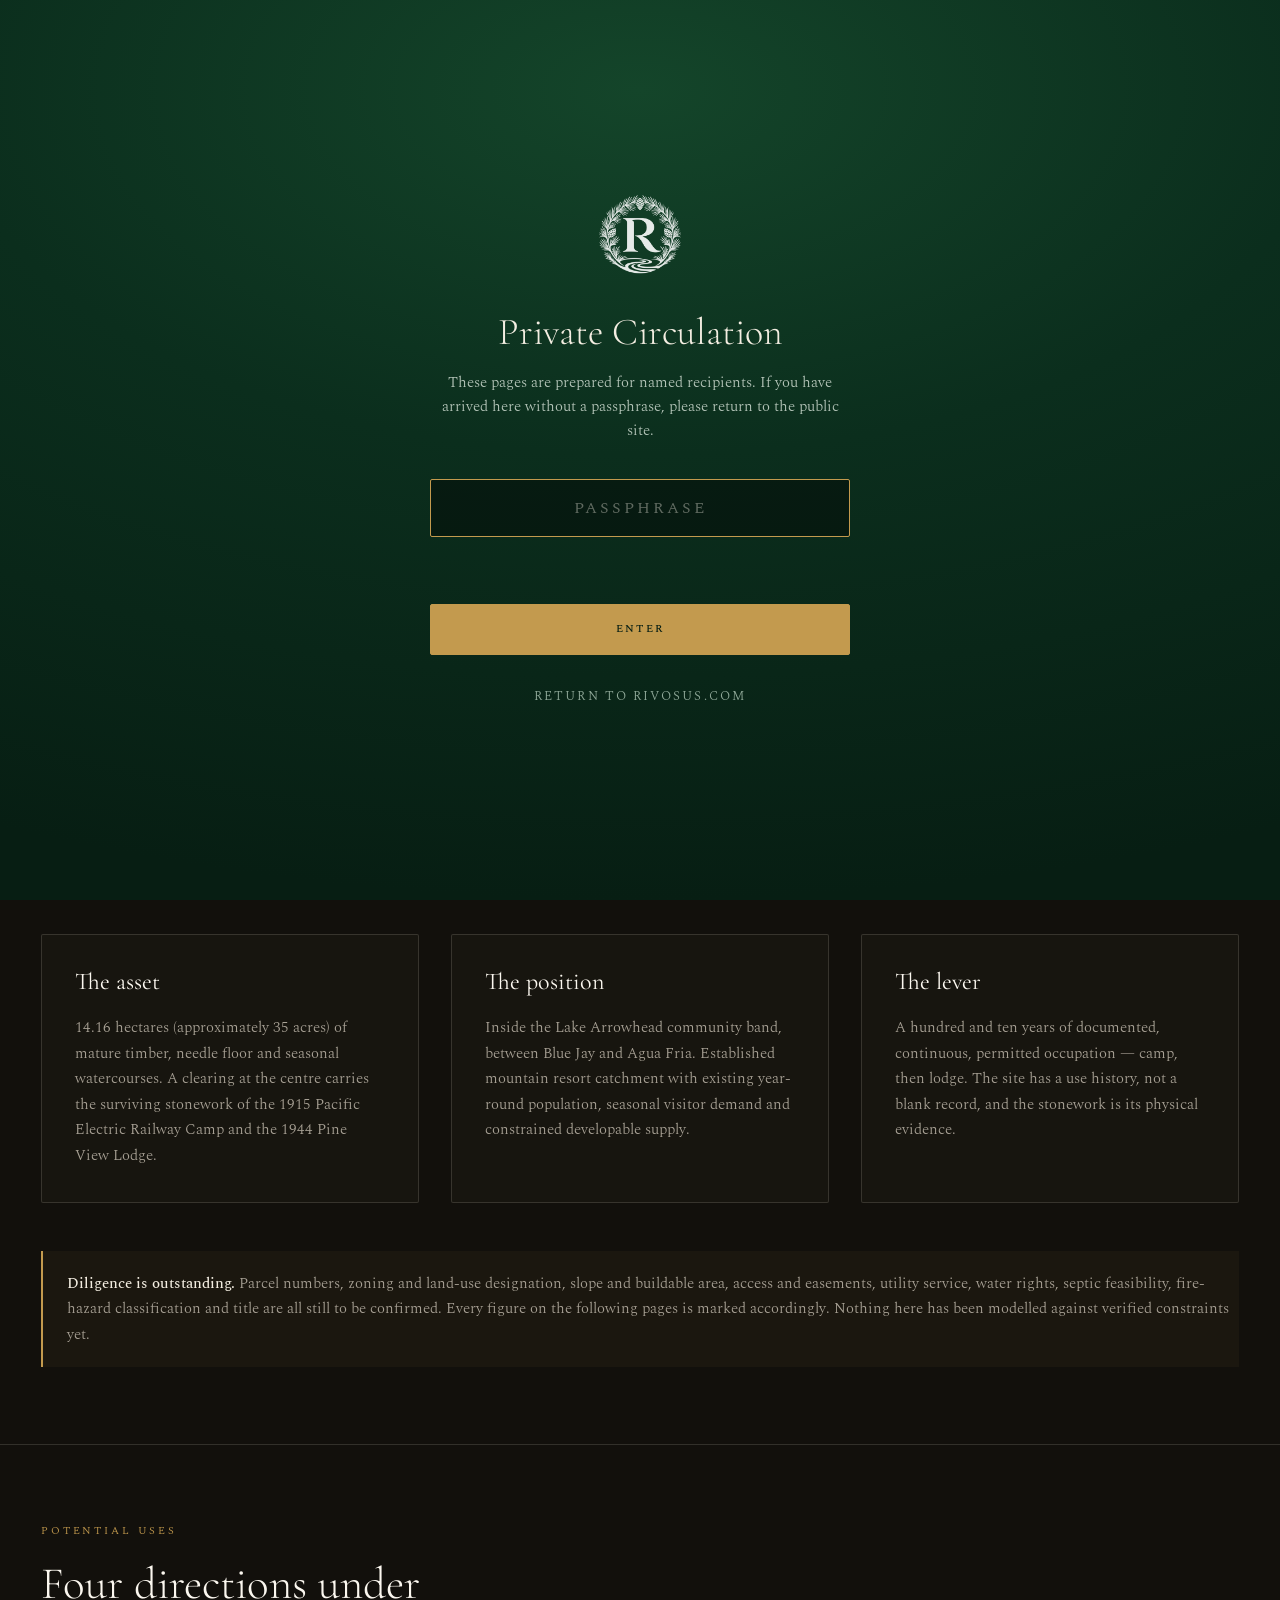
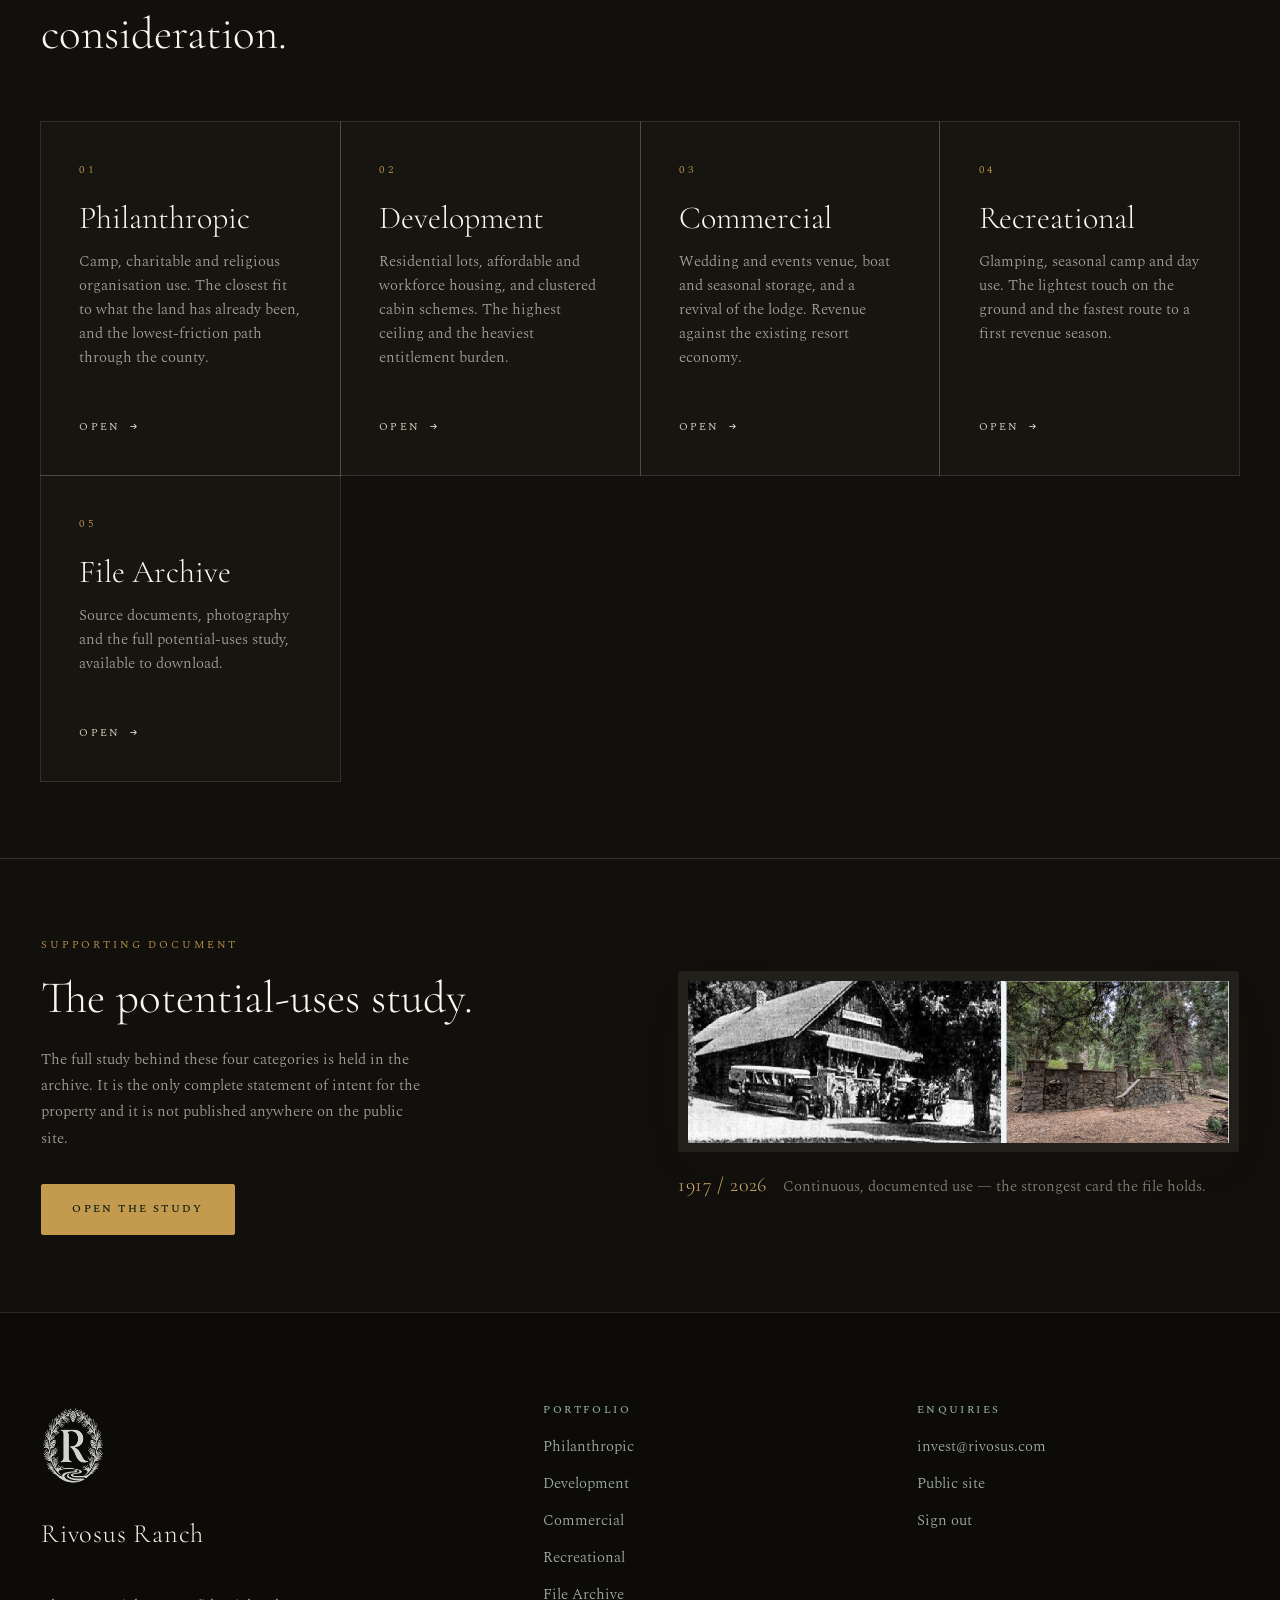
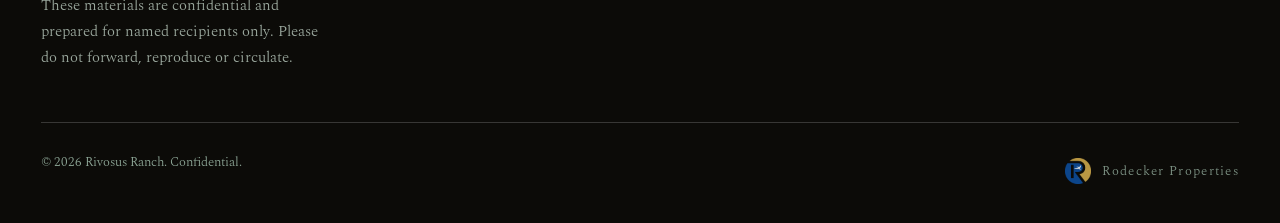
<file: portfolio/index.html>
<!DOCTYPE html>
<html lang="en">
<head>
<meta charset="utf-8">
<meta name="viewport" content="width=device-width, initial-scale=1, viewport-fit=cover">
<title>Portfolio Overview - Rivosus Ranch</title>

<!-- Unlisted. Kept out of indexes and out of referrer headers. -->
<meta name="robots" content="noindex, nofollow, noarchive, nosnippet, noimageindex">
<meta name="referrer" content="no-referrer">

<link rel="icon" href="../assets/img/Rivosus%20Ranch%20Seal.png" type="image/png">

<link rel="preconnect" href="https://fonts.googleapis.com">
<link rel="preconnect" href="https://fonts.gstatic.com" crossorigin>
<link href="https://fonts.googleapis.com/css2?family=Cormorant+Garamond:ital,wght@0,300;0,400;0,500;1,300&family=Spectral:wght@200;300;400;500&display=swap" rel="stylesheet">

<link rel="stylesheet" href="../assets/css/base.css">
<link rel="stylesheet" href="../assets/css/portal.css">
</head>

<body class="portal" data-locked="true">

<!-- ======================================================================
     GATE - obfuscation, not access control. See assets/js/portal.js.
     ====================================================================== -->
<div class="gate" id="gate" data-unlocked="false">
  <div class="gate__card">
    <img class="gate__seal" src="../assets/img/Rivosus%20Ranch%20Seal.png" alt="Rivosus Ranch seal" width="1254" height="1254">
    <h1 class="gate__title">Private Circulation</h1>
    <p class="gate__note">
      These pages are prepared for named recipients. If you have arrived here
      without a passphrase, please return to the public site.
    </p>
    <form class="gate__form" id="gateForm" autocomplete="off">
      <label class="visually-hidden" for="gateInput">Passphrase</label>
      <input class="gate__input" id="gateInput" type="password"
             placeholder="PASSPHRASE" autocomplete="off" spellcheck="false">
      <p class="gate__error" id="gateError" role="status" aria-live="polite"></p>
      <button class="btn btn--brass" type="submit" style="justify-content:center">Enter</button>
      <a class="link" href="/" style="margin-top:1rem;font-size:var(--t-xs);letter-spacing:.16em;text-transform:uppercase;color:var(--sage-300);border:0;align-self:center">
        Return to rivosus.com
      </a>
    </form>
  </div>
</div>

<div class="confidential">Confidential &middot; Not for distribution</div>

<!-- ======================================================================
     HEADER
     ====================================================================== -->
<header class="site-header" id="siteHeader" data-mode="pinned">
  <div class="site-header__inner">
    <a class="brand" href="index.html" aria-label="Rivosus Ranch portfolio, overview">
      <img class="brand__seal" src="../assets/img/Rivosus%20Ranch%20Seal.png" alt="" width="1254" height="1254" aria-hidden="true">
      <span class="brand__text">
        <span class="brand__name">Rivosus Ranch</span>
        <span class="brand__sub">Portfolio</span>
      </span>
    </a>

    <button class="nav-toggle" id="navToggle" aria-expanded="false" aria-controls="primaryNav" aria-label="Open menu">
      <span class="nav-toggle__bar"></span>
      <span class="nav-toggle__bar"></span>
      <span class="nav-toggle__bar"></span>
    </button>

    <nav class="nav" id="primaryNav" aria-label="Portfolio">
      <ul class="nav__list">
        <li><a class="nav__link" href="index.html" aria-current="true">Overview</a></li>
        <li><a class="nav__link" href="philanthropic.html">Philanthropic</a></li>
        <li><a class="nav__link" href="development.html">Development</a></li>
        <li><a class="nav__link" href="commercial.html">Commercial</a></li>
        <li><a class="nav__link" href="recreational.html">Recreational</a></li>
        <li><a class="nav__link" href="archive.html">Archive</a></li>
        <li><a class="nav__link" href="#" data-signout>Sign out</a></li>
      </ul>
    </nav>
  </div>
</header>

<main id="main">

  <!-- ==================================================================
       DOSSIER HEAD
       =================================================================== -->
  <section class="dossier">
    <div class="wrap">
      <p class="dossier__eyebrow">Investor Materials</p>
      <h1 class="dossier__title">Rivosus Ranch: position and potential.</h1>
      <p class="dossier__lede">
        Fourteen and a sixth hectares of forested mountain land in the woods
        surrounding Lake Arrowhead, between Blue Jay and Agua Fria. The
        following pages set out the uses under consideration for the property,
        grouped into four categories, together with the supporting file
        archive.
      </p>

      <div class="dossier__ref">
        <span>File <b>RR&ndash;2026&ndash;01</b></span>
        <span>Extent <b>14.16 ha &middot; 35 ac</b></span>
        <span>County <b>San Bernardino, CA</b></span>
        <span>Status <b>Concept review</b></span>
      </div>
    </div>
  </section>

  <!-- ==================================================================
       SUMMARY
       =================================================================== -->
  <section class="portal-section">
    <div class="wrap">
      <p class="portal-kicker">Summary</p>
      <h2 class="portal-h2" style="max-width:22ch">What the land is, stated plainly.</h2>

      <div class="concepts" style="grid-template-columns:repeat(auto-fit,minmax(260px,1fr))">
        <div class="concept">
          <div class="concept__head"><h3 class="concept__name">The asset</h3></div>
          <p class="concept__body">
            14.16 hectares (approximately 35 acres) of mature timber, needle
            floor and seasonal watercourses. A clearing at the centre carries
            the surviving stonework of the 1915 Pacific Electric Railway Camp
            and the 1944 Pine View Lodge.
          </p>
        </div>

        <div class="concept">
          <div class="concept__head"><h3 class="concept__name">The position</h3></div>
          <p class="concept__body">
            Inside the Lake Arrowhead community band, between Blue Jay and
            Agua Fria. Established mountain resort catchment with existing
            year-round population, seasonal visitor demand and constrained
            developable supply.
          </p>
        </div>

        <div class="concept">
          <div class="concept__head"><h3 class="concept__name">The lever</h3></div>
          <p class="concept__body">
            A hundred and ten years of documented, continuous, permitted
            occupation &mdash; camp, then lodge. The site has a use history,
            not a blank record, and the stonework is its physical evidence.
          </p>
        </div>
      </div>

      <div class="callout">
        <strong>Diligence is outstanding.</strong> Parcel numbers, zoning and
        land-use designation, slope and buildable area, access and easements,
        utility service, water rights, septic feasibility, fire-hazard
        classification and title are all still to be confirmed. Every figure on
        the following pages is marked accordingly. Nothing here has been
        modelled against verified constraints yet.
      </div>
    </div>
  </section>

  <!-- ==================================================================
       CATEGORIES
       =================================================================== -->
  <section class="portal-section">
    <div class="wrap">
      <p class="portal-kicker">Potential Uses</p>
      <h2 class="portal-h2" style="max-width:20ch">Four directions under consideration.</h2>

      <div class="categories">
        <a class="category" href="philanthropic.html">
          <p class="category__index">01</p>
          <h3 class="category__name">Philanthropic</h3>
          <p class="category__desc">
            Camp, charitable and religious organisation use. The closest fit to
            what the land has already been, and the lowest-friction path
            through the county.
          </p>
          <p class="category__go">Open <span aria-hidden="true">&rarr;</span></p>
        </a>

        <a class="category" href="development.html">
          <p class="category__index">02</p>
          <h3 class="category__name">Development</h3>
          <p class="category__desc">
            Residential lots, affordable and workforce housing, and clustered
            cabin schemes. The highest ceiling and the heaviest entitlement
            burden.
          </p>
          <p class="category__go">Open <span aria-hidden="true">&rarr;</span></p>
        </a>

        <a class="category" href="commercial.html">
          <p class="category__index">03</p>
          <h3 class="category__name">Commercial</h3>
          <p class="category__desc">
            Wedding and events venue, boat and seasonal storage, and a revival
            of the lodge. Revenue against the existing resort economy.
          </p>
          <p class="category__go">Open <span aria-hidden="true">&rarr;</span></p>
        </a>

        <a class="category" href="recreational.html">
          <p class="category__index">04</p>
          <h3 class="category__name">Recreational</h3>
          <p class="category__desc">
            Glamping, seasonal camp and day use. The lightest touch on the
            ground and the fastest route to a first revenue season.
          </p>
          <p class="category__go">Open <span aria-hidden="true">&rarr;</span></p>
        </a>

        <a class="category" href="archive.html">
          <p class="category__index">05</p>
          <h3 class="category__name">File Archive</h3>
          <p class="category__desc">
            Source documents, photography and the full potential-uses study,
            available to download.
          </p>
          <p class="category__go">Open <span aria-hidden="true">&rarr;</span></p>
        </a>
      </div>
    </div>
  </section>

  <!-- ==================================================================
       THE STUDY
       =================================================================== -->
  <section class="portal-section">
    <div class="wrap">
      <div class="split">
        <div>
          <p class="portal-kicker">Supporting Document</p>
          <h2 class="portal-h2">The potential-uses study.</h2>
          <p style="margin-top:1.5rem;color:var(--fg-muted);font-size:var(--t-sm);line-height:1.75;max-width:48ch">
            The full study behind these four categories is held in the archive.
            It is the only complete statement of intent for the property and it
            is not published anywhere on the public site.
          </p>
          <p style="margin-top:2rem">
            <a class="btn btn--brass" href="archive.html#study">Open the study</a>
          </p>
        </div>
        <figure class="plate" style="margin:0">
          <div class="plate__frame" style="background:#22201A;padding:.6rem">
            <img src="../assets/img/Bluejay%20-%201917%20-%202026%20stone%20work.jpg"
                 alt="The 1917 lodge arrival beside the surviving 2026 stonework."
                 width="1949" height="582" loading="lazy" decoding="async">
          </div>
          <figcaption class="plate__caption" style="color:var(--stone-500)">
            <span class="plate__year" style="color:var(--brass-400)">1917 / 2026</span>
            <span>Continuous, documented use &mdash; the strongest card the file holds.</span>
          </figcaption>
        </figure>
      </div>
    </div>
  </section>

</main>

<!-- ======================================================================
     FOOTER
     ====================================================================== -->
<footer class="site-footer">
  <div class="wrap">
    <div class="site-footer__grid">
      <div>
        <img class="site-footer__seal" src="../assets/img/Rivosus%20Ranch%20Seal.png" alt="Rivosus Ranch seal" width="1254" height="1254" loading="lazy">
        <p class="site-footer__mark">Rivosus Ranch</p>
        <p style="margin-top:.9rem;max-width:36ch;font-size:var(--t-sm);opacity:.85">
          These materials are confidential and prepared for named recipients
          only. Please do not forward, reproduce or circulate.
        </p>
      </div>
      <div>
        <h4>Portfolio</h4>
        <ul>
          <li><a href="philanthropic.html">Philanthropic</a></li>
          <li><a href="development.html">Development</a></li>
          <li><a href="commercial.html">Commercial</a></li>
          <li><a href="recreational.html">Recreational</a></li>
          <li><a href="archive.html">File Archive</a></li>
        </ul>
      </div>
      <div>
        <h4>Enquiries</h4>
        <ul>
          <li><a href="mailto:invest@rivosus.com">invest@rivosus.com</a></li>
          <li><a href="/">Public site</a></li>
          <li><a href="#" data-signout>Sign out</a></li>
        </ul>
      </div>
    </div>

    <div class="site-footer__base">
      <p>&copy; 2026 Rivosus Ranch. Confidential.</p>
      <a class="rpi-credit" href="#" aria-label="Rodecker Properties">
        <img src="../assets/img/RPI-1%20-%20RodeckerR_Logo_3-newbird%20-%20Copy.png" alt="" width="612" height="612" loading="lazy">
        <span>Rodecker Properties</span>
      </a>
    </div>
  </div>
</footer>

<script src="../assets/js/portal.js" defer></script>
<script src="../assets/js/site.js" defer></script>
</body>
</html>
</file>
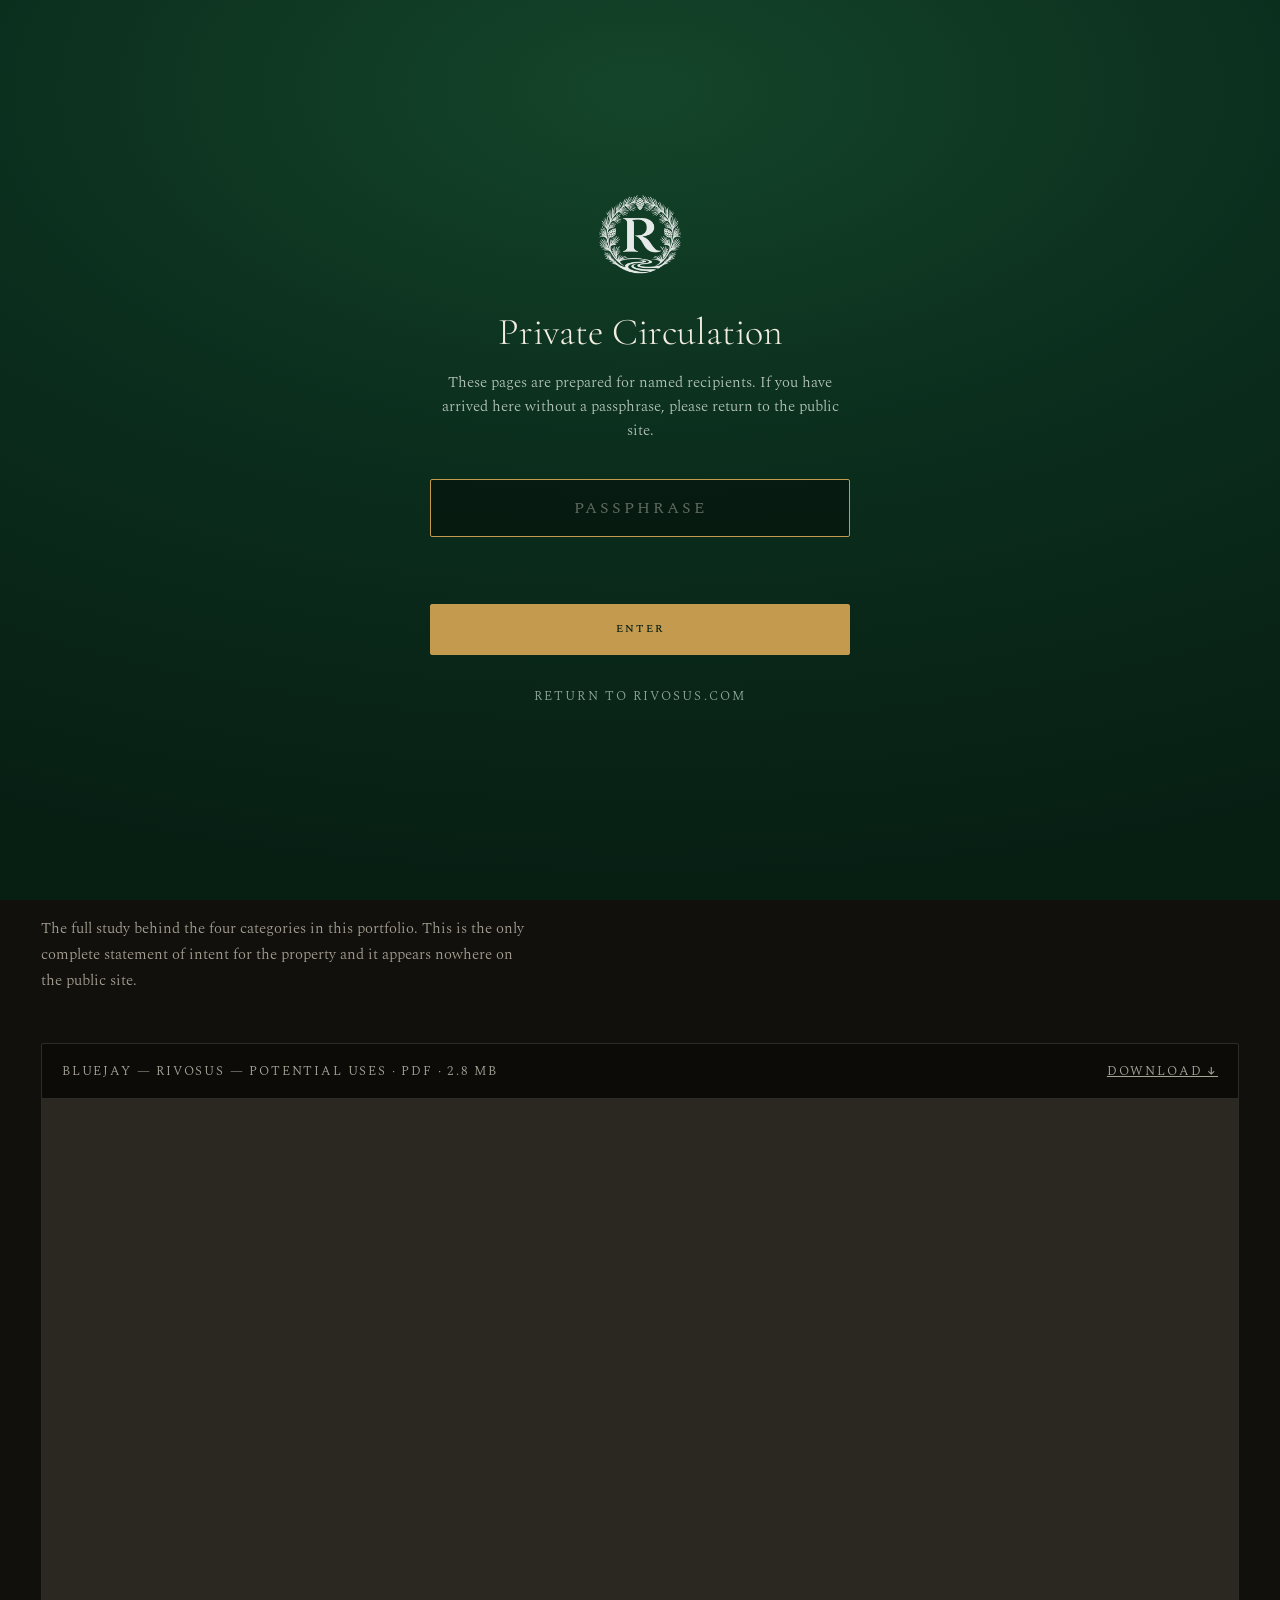
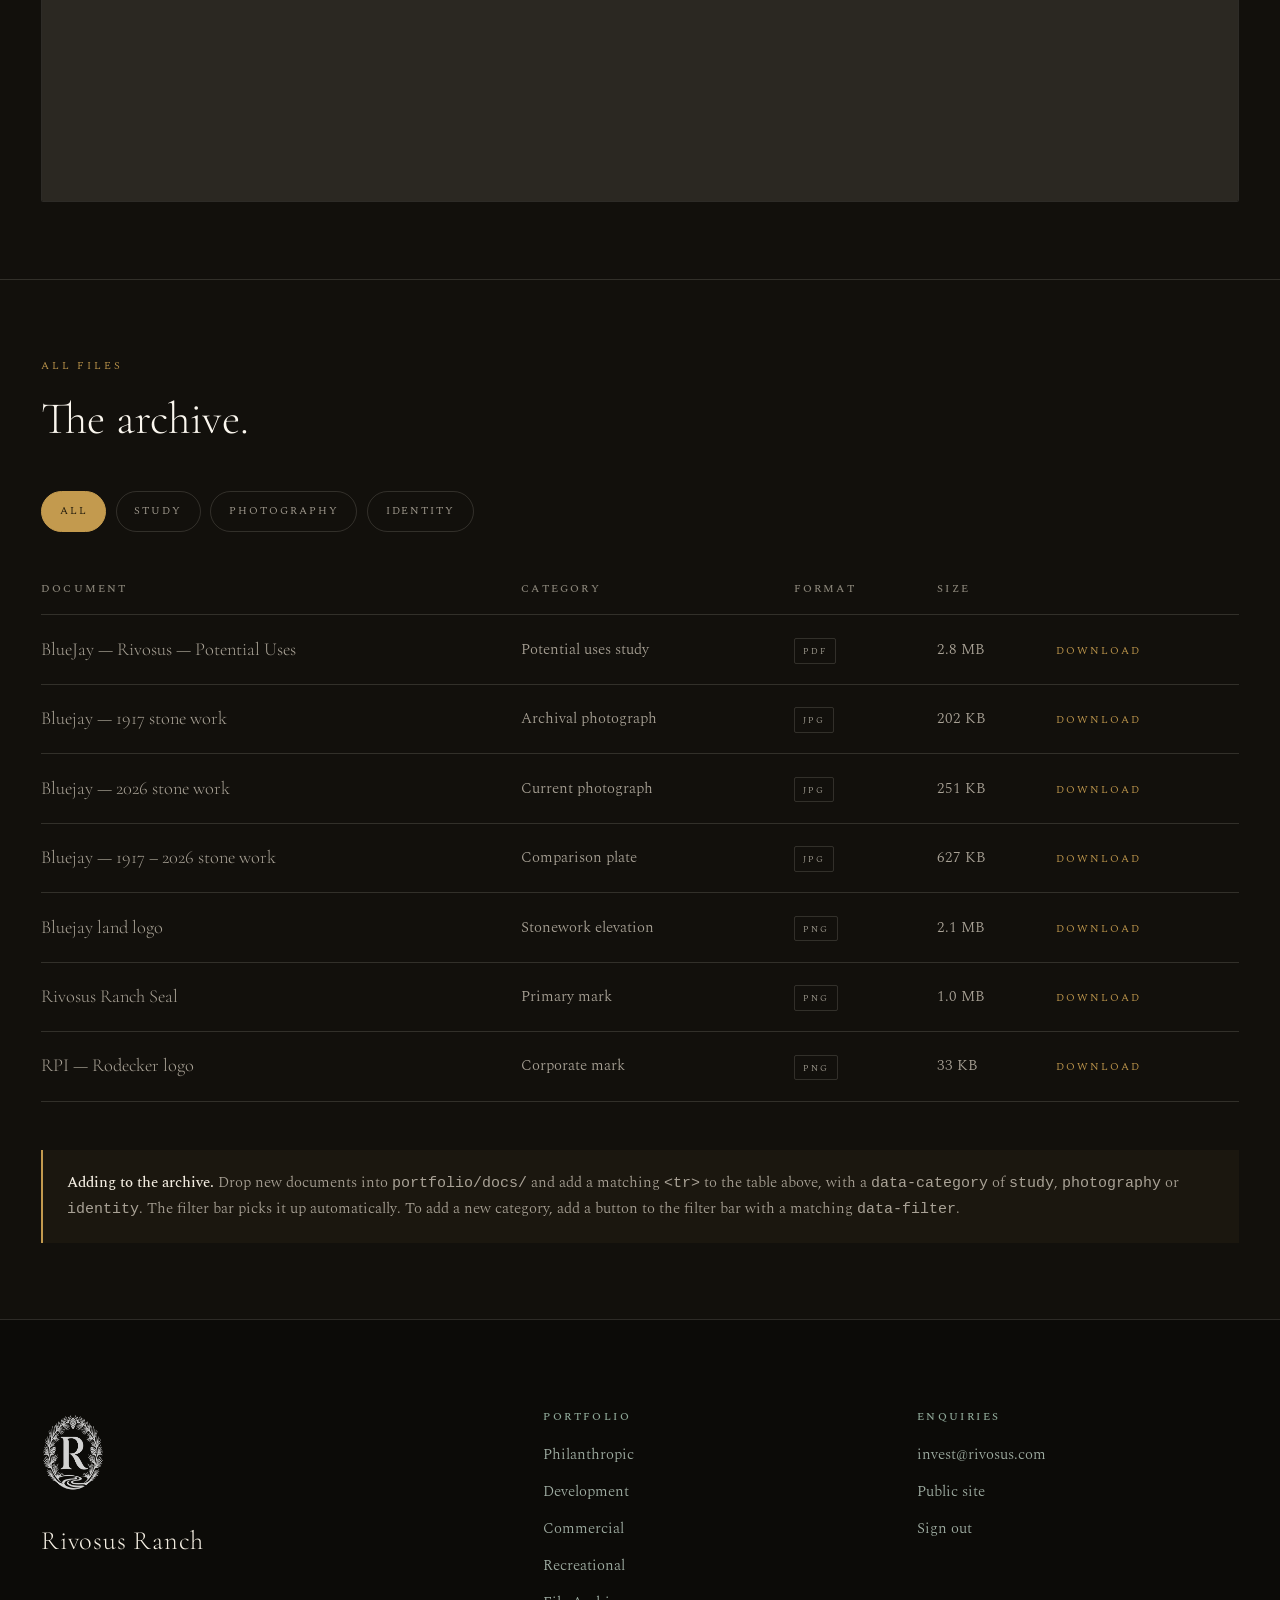
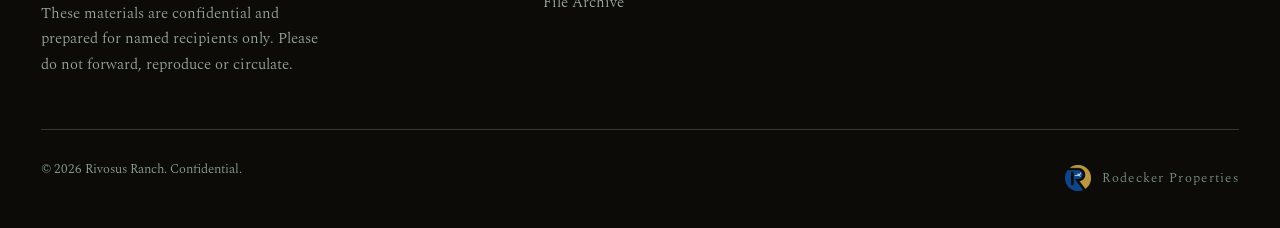
<file: portfolio/archive.html>
<!DOCTYPE html>
<html lang="en">
<head>
<meta charset="utf-8">
<meta name="viewport" content="width=device-width, initial-scale=1, viewport-fit=cover">
<title>File Archive &mdash; Rivosus Ranch</title>

<!-- Unlisted. Kept out of indexes and out of referrer headers. -->
<meta name="robots" content="noindex, nofollow, noarchive, nosnippet, noimageindex">
<meta name="referrer" content="no-referrer">

<link rel="icon" href="../assets/img/Rivosus%20Ranch%20Seal.png" type="image/png">

<link rel="preconnect" href="https://fonts.googleapis.com">
<link rel="preconnect" href="https://fonts.gstatic.com" crossorigin>
<link href="https://fonts.googleapis.com/css2?family=Cormorant+Garamond:ital,wght@0,300;0,400;0,500;1,300&family=Spectral:wght@200;300;400;500&display=swap" rel="stylesheet">

<link rel="stylesheet" href="../assets/css/base.css">
<link rel="stylesheet" href="../assets/css/portal.css">
</head>

<body class="portal" data-locked="true">

<!-- GATE -- obfuscation, not access control. See assets/js/portal.js. -->
<div class="gate" id="gate" data-unlocked="false">
  <div class="gate__card">
    <img class="gate__seal" src="../assets/img/Rivosus%20Ranch%20Seal.png" alt="Rivosus Ranch seal" width="1254" height="1254">
    <h1 class="gate__title">Private Circulation</h1>
    <p class="gate__note">
      These pages are prepared for named recipients. If you have arrived here
      without a passphrase, please return to the public site.
    </p>
    <form class="gate__form" id="gateForm" autocomplete="off">
      <label class="visually-hidden" for="gateInput">Passphrase</label>
      <input class="gate__input" id="gateInput" type="password"
             placeholder="PASSPHRASE" autocomplete="off" spellcheck="false">
      <p class="gate__error" id="gateError" role="status" aria-live="polite"></p>
      <button class="btn btn--brass" type="submit" style="justify-content:center">Enter</button>
      <a class="link" href="/" style="margin-top:1rem;font-size:var(--t-xs);letter-spacing:.16em;text-transform:uppercase;color:var(--sage-300);border:0;align-self:center">
        Return to rivosus.com
      </a>
    </form>
  </div>
</div>

<div class="confidential">Confidential &middot; Not for distribution</div>

<header class="site-header" id="siteHeader" data-mode="pinned">
  <div class="site-header__inner">
    <a class="brand" href="index.html" aria-label="Rivosus Ranch portfolio, overview">
      <img class="brand__seal" src="../assets/img/Rivosus%20Ranch%20Seal.png" alt="" width="1254" height="1254" aria-hidden="true">
      <span class="brand__text">
        <span class="brand__name">Rivosus Ranch</span>
        <span class="brand__sub">Portfolio</span>
      </span>
    </a>

    <button class="nav-toggle" id="navToggle" aria-expanded="false" aria-controls="primaryNav" aria-label="Open menu">
      <span class="nav-toggle__bar"></span>
      <span class="nav-toggle__bar"></span>
      <span class="nav-toggle__bar"></span>
    </button>

    <nav class="nav" id="primaryNav" aria-label="Portfolio">
      <ul class="nav__list">
        <li><a class="nav__link" href="index.html">Overview</a></li>
        <li><a class="nav__link" href="philanthropic.html">Philanthropic</a></li>
        <li><a class="nav__link" href="development.html">Development</a></li>
        <li><a class="nav__link" href="commercial.html">Commercial</a></li>
        <li><a class="nav__link" href="recreational.html">Recreational</a></li>
        <li><a class="nav__link" href="archive.html" aria-current="true">Archive</a></li>
        <li><a class="nav__link" href="#" data-signout>Sign out</a></li>
      </ul>
    </nav>
  </div>
</header>

<main id="main">

  <!-- ==================================================================
       DOSSIER HEAD
       =================================================================== -->
  <section class="dossier">
    <div class="wrap">
      <a class="backlink" href="index.html"><span aria-hidden="true">&larr;</span> Portfolio overview</a>
      <p class="dossier__eyebrow">05 &nbsp;&middot;&nbsp; File Archive</p>
      <h1 class="dossier__title">Source documents and records.</h1>
      <p class="dossier__lede">
        Everything held on the property in one place: the potential-uses study,
        the archival and current photography, and the identity marks. Files are
        served from this directory only and are not linked from the public site.
      </p>

      <div class="dossier__ref">
        <span>File <b>RR&ndash;2026&ndash;01/05</b></span>
        <span>Items <b>7</b></span>
        <span>Access <b>Named recipients</b></span>
        <span>Status <b>Current</b></span>
      </div>
    </div>
  </section>

  <!-- ==================================================================
       THE STUDY - embedded PDF
       =================================================================== -->
  <section class="portal-section" id="study">
    <div class="wrap">
      <p class="portal-kicker">Principal Document</p>
      <h2 class="portal-h2" style="max-width:24ch">BlueJay &mdash; Rivosus &mdash; Potential Uses</h2>
      <p style="margin-top:1.25rem;color:var(--fg-muted);font-size:var(--t-sm);line-height:1.75;max-width:62ch">
        The full study behind the four categories in this portfolio. This is the
        only complete statement of intent for the property and it appears
        nowhere on the public site.
      </p>

      <div class="docviewer">
        <div class="docviewer__bar">
          <span>BlueJay &mdash; Rivosus &mdash; Potential Uses &middot; PDF &middot; 2.8&nbsp;MB</span>
          <a class="dl" href="docs/BlueJay%20-%20Rivosus%20-%20Potential%20Uses.pdf" download>Download &darr;</a>
        </div>

        <!-- Not lazy-loaded: portal.js listens for this frame's load event to
             decide whether to fall back, and a deferred load would trip it. -->
        <iframe class="docviewer__frame" id="docFrame"
                src="docs/BlueJay%20-%20Rivosus%20-%20Potential%20Uses.pdf#view=FitH"
                title="BlueJay - Rivosus - Potential Uses (PDF)"></iframe>

        <div class="docviewer__fallback" id="docFallback" hidden>
          <p style="margin-bottom:1.25rem">
            Your browser will not display this PDF inline. Open or download it
            directly instead.
          </p>
          <a class="btn btn--brass" href="docs/BlueJay%20-%20Rivosus%20-%20Potential%20Uses.pdf" target="_blank" rel="noopener">
            Open the study
          </a>
        </div>
      </div>
    </div>
  </section>

  <!-- ==================================================================
       FILE TABLE
       =================================================================== -->
  <section class="portal-section">
    <div class="wrap">
      <p class="portal-kicker">All Files</p>
      <h2 class="portal-h2">The archive.</h2>

      <div class="filterbar" id="filterbar" role="group" aria-label="Filter files by category">
        <button class="filterbar__btn" type="button" data-filter="all" aria-pressed="true">All</button>
        <button class="filterbar__btn" type="button" data-filter="study" aria-pressed="false">Study</button>
        <button class="filterbar__btn" type="button" data-filter="photography" aria-pressed="false">Photography</button>
        <button class="filterbar__btn" type="button" data-filter="identity" aria-pressed="false">Identity</button>
      </div>

      <div class="table-scroll">
        <table class="filetable" id="fileTable">
          <caption class="visually-hidden">Archive files, with format, size and download link</caption>
          <thead>
            <tr>
              <th scope="col">Document</th>
              <th scope="col">Category</th>
              <th scope="col">Format</th>
              <th scope="col">Size</th>
              <th scope="col"><span class="visually-hidden">Download</span></th>
            </tr>
          </thead>
          <tbody>
            <tr data-category="study">
              <td class="filetable__name">
                <a href="docs/BlueJay%20-%20Rivosus%20-%20Potential%20Uses.pdf" target="_blank" rel="noopener">BlueJay &mdash; Rivosus &mdash; Potential Uses</a>
              </td>
              <td>Potential uses study</td>
              <td><span class="filetable__type">PDF</span></td>
              <td>2.8 MB</td>
              <td><a class="dl" href="docs/BlueJay%20-%20Rivosus%20-%20Potential%20Uses.pdf" download>Download</a></td>
            </tr>

            <tr data-category="photography">
              <td class="filetable__name">
                <a href="../assets/img/Bluejay%20-%201917%20stone%20work.jpg" target="_blank" rel="noopener">Bluejay &mdash; 1917 stone work</a>
              </td>
              <td>Archival photograph</td>
              <td><span class="filetable__type">JPG</span></td>
              <td>202 KB</td>
              <td><a class="dl" href="../assets/img/Bluejay%20-%201917%20stone%20work.jpg" download>Download</a></td>
            </tr>

            <tr data-category="photography">
              <td class="filetable__name">
                <a href="../assets/img/Bluejay%20-%202026%20stone%20work.jpg" target="_blank" rel="noopener">Bluejay &mdash; 2026 stone work</a>
              </td>
              <td>Current photograph</td>
              <td><span class="filetable__type">JPG</span></td>
              <td>251 KB</td>
              <td><a class="dl" href="../assets/img/Bluejay%20-%202026%20stone%20work.jpg" download>Download</a></td>
            </tr>

            <tr data-category="photography">
              <td class="filetable__name">
                <a href="../assets/img/Bluejay%20-%201917%20-%202026%20stone%20work.jpg" target="_blank" rel="noopener">Bluejay &mdash; 1917 &ndash; 2026 stone work</a>
              </td>
              <td>Comparison plate</td>
              <td><span class="filetable__type">JPG</span></td>
              <td>627 KB</td>
              <td><a class="dl" href="../assets/img/Bluejay%20-%201917%20-%202026%20stone%20work.jpg" download>Download</a></td>
            </tr>

            <tr data-category="identity">
              <td class="filetable__name">
                <a href="../assets/img/bluejay%20land%20logo.png" target="_blank" rel="noopener">Bluejay land logo</a>
              </td>
              <td>Stonework elevation</td>
              <td><span class="filetable__type">PNG</span></td>
              <td>2.1 MB</td>
              <td><a class="dl" href="../assets/img/bluejay%20land%20logo.png" download>Download</a></td>
            </tr>

            <tr data-category="identity">
              <td class="filetable__name">
                <a href="../assets/img/Rivosus%20Ranch%20Seal.png" target="_blank" rel="noopener">Rivosus Ranch Seal</a>
              </td>
              <td>Primary mark</td>
              <td><span class="filetable__type">PNG</span></td>
              <td>1.0 MB</td>
              <td><a class="dl" href="../assets/img/Rivosus%20Ranch%20Seal.png" download>Download</a></td>
            </tr>

            <tr data-category="identity">
              <td class="filetable__name">
                <a href="../assets/img/RPI-1%20-%20RodeckerR_Logo_3-newbird%20-%20Copy.png" target="_blank" rel="noopener">RPI &mdash; Rodecker logo</a>
              </td>
              <td>Corporate mark</td>
              <td><span class="filetable__type">PNG</span></td>
              <td>33 KB</td>
              <td><a class="dl" href="../assets/img/RPI-1%20-%20RodeckerR_Logo_3-newbird%20-%20Copy.png" download>Download</a></td>
            </tr>
          </tbody>
        </table>

        <p id="fileEmpty" hidden style="padding:2rem 0;color:var(--stone-500);font-size:var(--t-sm)">
          No files in this category.
        </p>
      </div>

      <div class="callout">
        <strong>Adding to the archive.</strong> Drop new documents into
        <code>portfolio/docs/</code> and add a matching <code>&lt;tr&gt;</code>
        to the table above, with a <code>data-category</code> of
        <code>study</code>, <code>photography</code> or <code>identity</code>.
        The filter bar picks it up automatically. To add a new category, add a
        button to the filter bar with a matching <code>data-filter</code>.
      </div>
    </div>
  </section>

</main>

<footer class="site-footer">
  <div class="wrap">
    <div class="site-footer__grid">
      <div>
        <img class="site-footer__seal" src="../assets/img/Rivosus%20Ranch%20Seal.png" alt="Rivosus Ranch seal" width="1254" height="1254" loading="lazy">
        <p class="site-footer__mark">Rivosus Ranch</p>
        <p style="margin-top:.9rem;max-width:36ch;font-size:var(--t-sm);opacity:.85">
          These materials are confidential and prepared for named recipients
          only. Please do not forward, reproduce or circulate.
        </p>
      </div>
      <div>
        <h4>Portfolio</h4>
        <ul>
          <li><a href="philanthropic.html">Philanthropic</a></li>
          <li><a href="development.html">Development</a></li>
          <li><a href="commercial.html">Commercial</a></li>
          <li><a href="recreational.html">Recreational</a></li>
          <li><a href="archive.html">File Archive</a></li>
        </ul>
      </div>
      <div>
        <h4>Enquiries</h4>
        <ul>
          <li><a href="mailto:invest@rivosus.com">invest@rivosus.com</a></li>
          <li><a href="/">Public site</a></li>
          <li><a href="#" data-signout>Sign out</a></li>
        </ul>
      </div>
    </div>

    <div class="site-footer__base">
      <p>&copy; 2026 Rivosus Ranch. Confidential.</p>
      <a class="rpi-credit" href="#" aria-label="Rodecker Properties">
        <img src="../assets/img/RPI-1%20-%20RodeckerR_Logo_3-newbird%20-%20Copy.png" alt="" width="612" height="612" loading="lazy">
        <span>Rodecker Properties</span>
      </a>
    </div>
  </div>
</footer>

<script src="../assets/js/portal.js" defer></script>
<script src="../assets/js/site.js" defer></script>
</body>
</html>
</file>
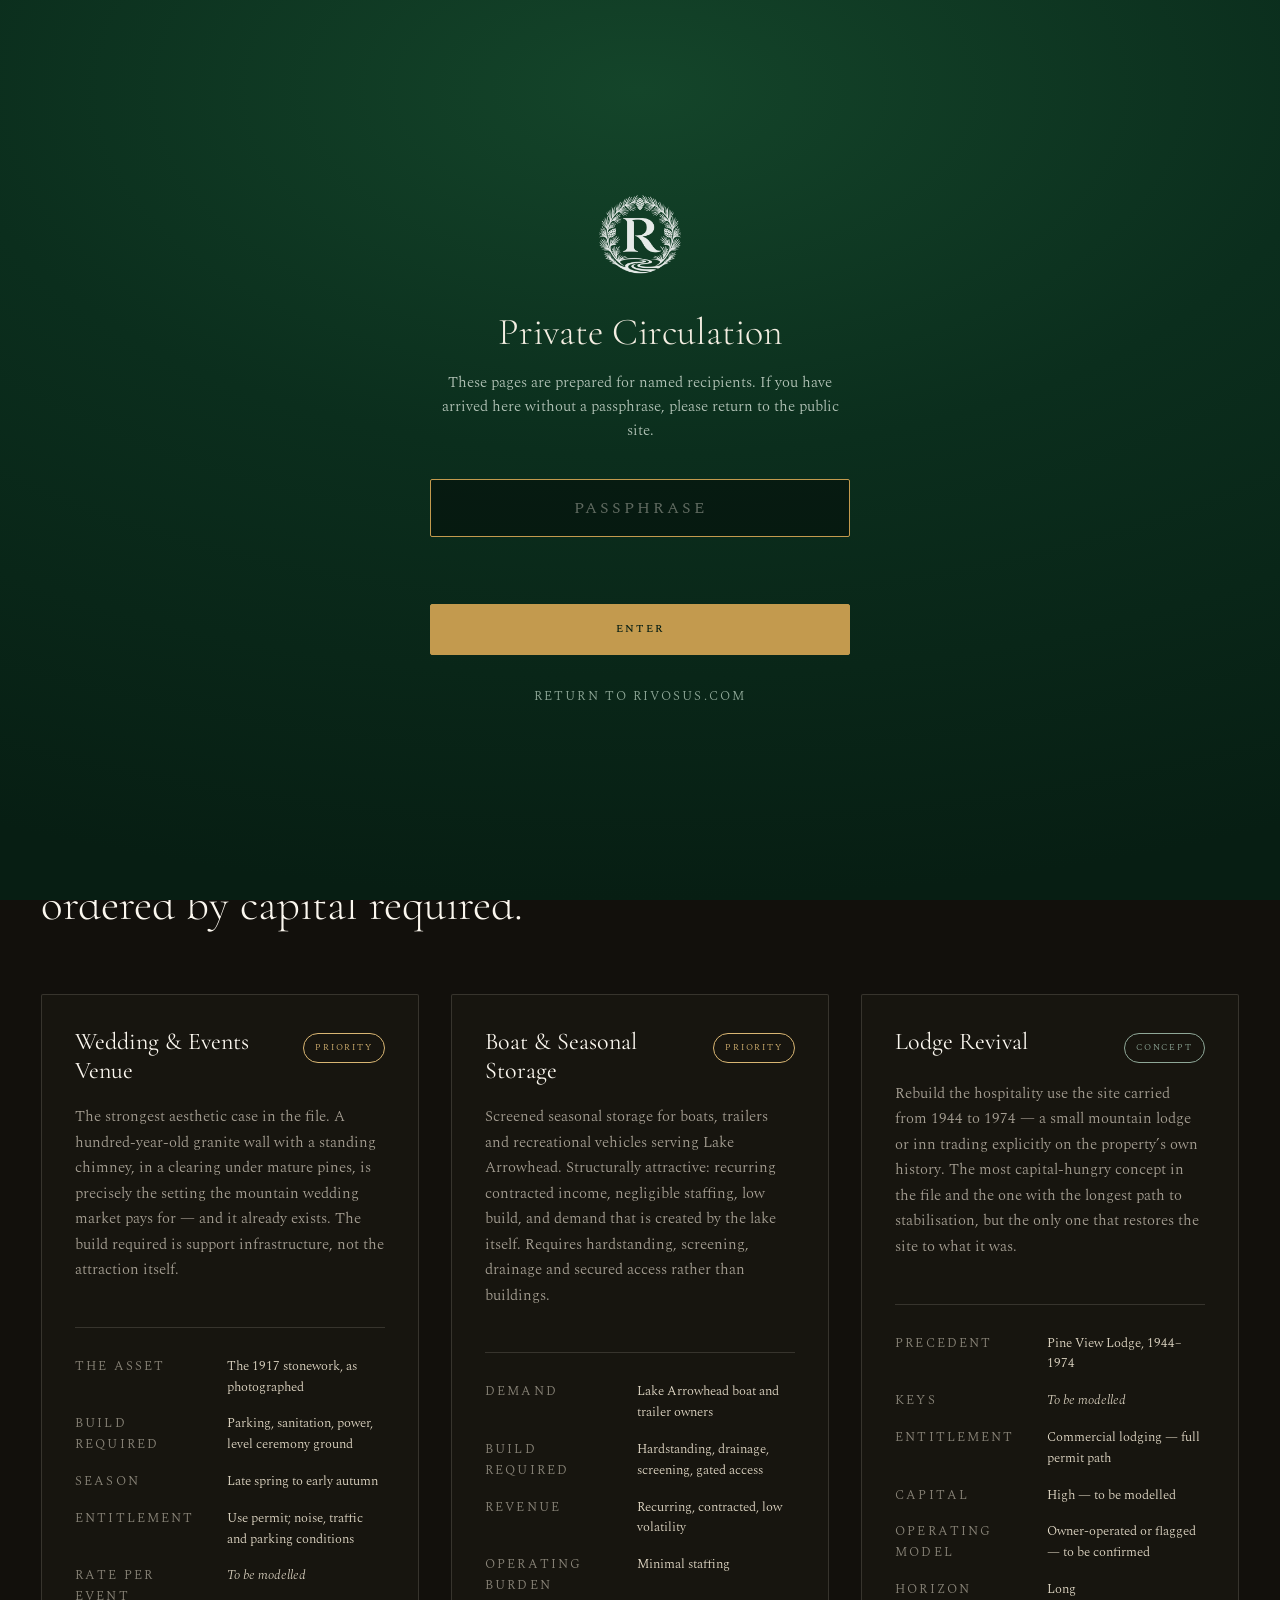
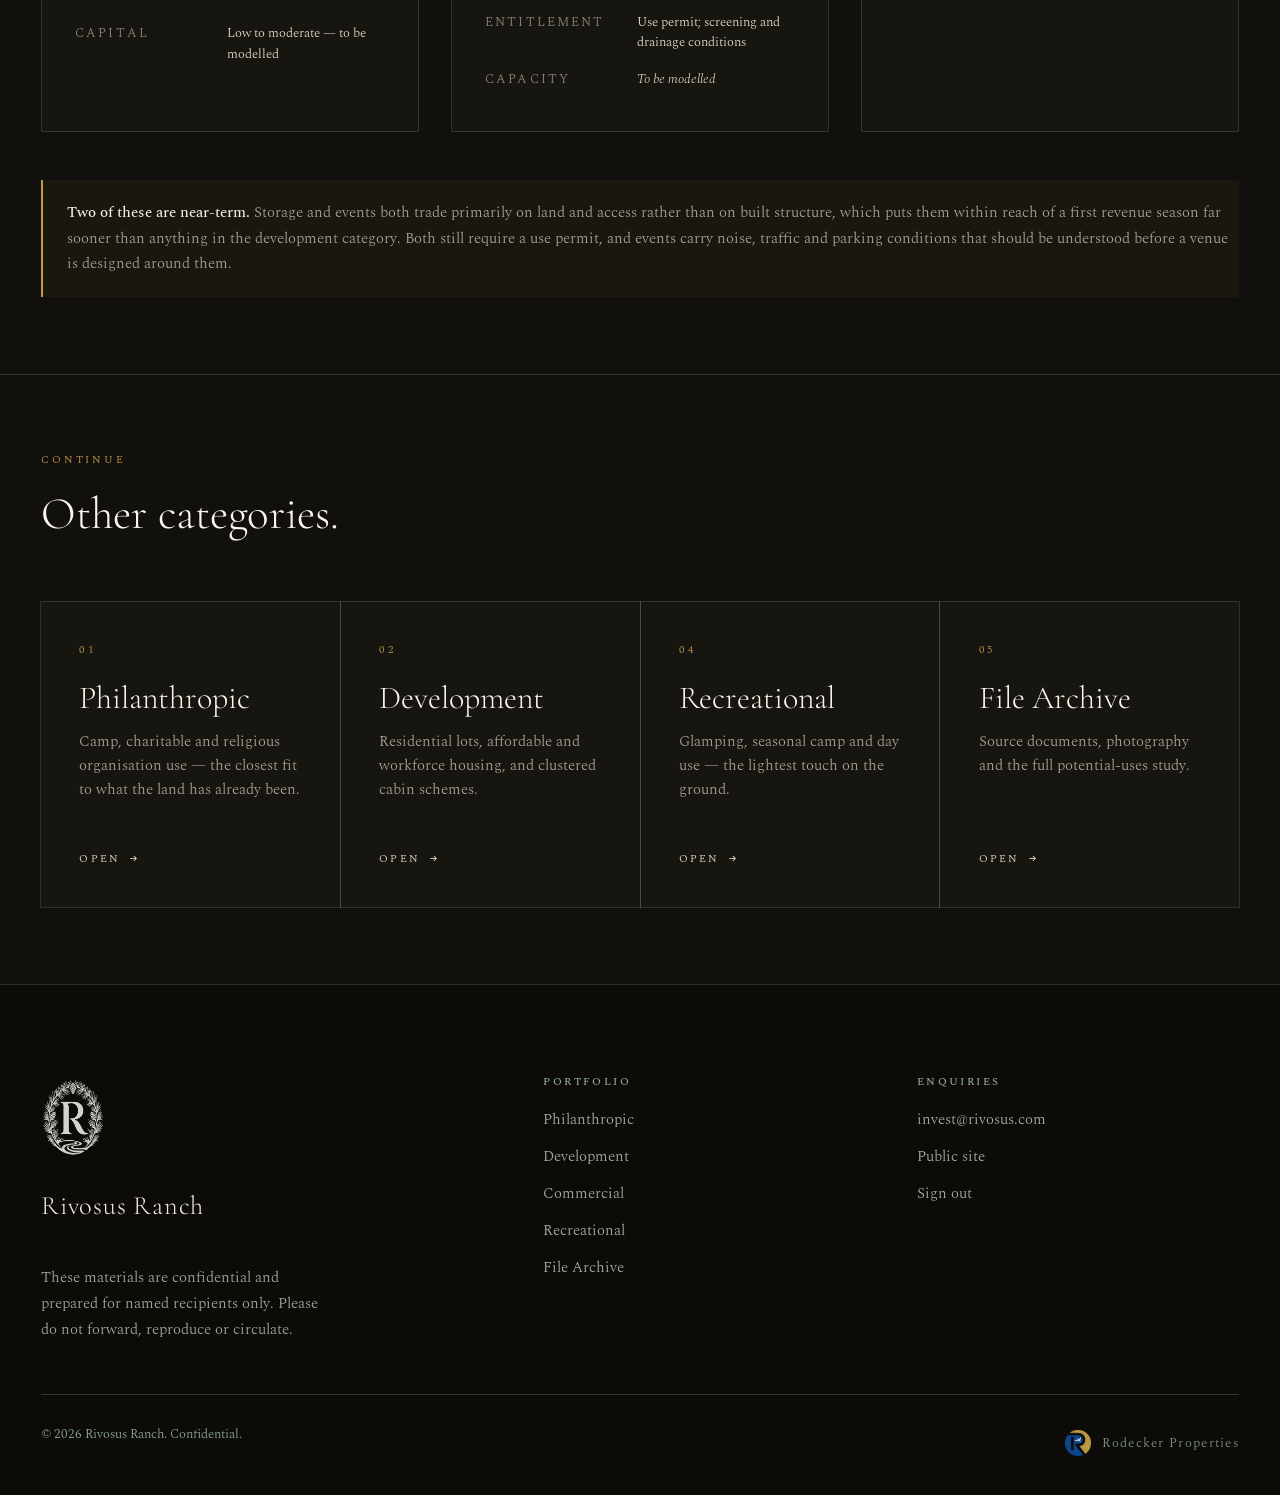
<file: portfolio/commercial.html>
<!DOCTYPE html>
<html lang="en">
<head>
<meta charset="utf-8">
<meta name="viewport" content="width=device-width, initial-scale=1, viewport-fit=cover">
<title>Commercial &mdash; Rivosus Ranch</title>

<!-- Unlisted. Kept out of indexes and out of referrer headers. -->
<meta name="robots" content="noindex, nofollow, noarchive, nosnippet, noimageindex">
<meta name="referrer" content="no-referrer">

<link rel="icon" href="../assets/img/Rivosus%20Ranch%20Seal.png" type="image/png">

<link rel="preconnect" href="https://fonts.googleapis.com">
<link rel="preconnect" href="https://fonts.gstatic.com" crossorigin>
<link href="https://fonts.googleapis.com/css2?family=Cormorant+Garamond:ital,wght@0,300;0,400;0,500;1,300&family=Spectral:wght@200;300;400;500&display=swap" rel="stylesheet">

<link rel="stylesheet" href="../assets/css/base.css">
<link rel="stylesheet" href="../assets/css/portal.css">
</head>

<body class="portal" data-locked="true">

<!-- GATE -- obfuscation, not access control. See assets/js/portal.js. -->
<div class="gate" id="gate" data-unlocked="false">
  <div class="gate__card">
    <img class="gate__seal" src="../assets/img/Rivosus%20Ranch%20Seal.png" alt="Rivosus Ranch seal" width="1254" height="1254">
    <h1 class="gate__title">Private Circulation</h1>
    <p class="gate__note">
      These pages are prepared for named recipients. If you have arrived here
      without a passphrase, please return to the public site.
    </p>
    <form class="gate__form" id="gateForm" autocomplete="off">
      <label class="visually-hidden" for="gateInput">Passphrase</label>
      <input class="gate__input" id="gateInput" type="password"
             placeholder="PASSPHRASE" autocomplete="off" spellcheck="false">
      <p class="gate__error" id="gateError" role="status" aria-live="polite"></p>
      <button class="btn btn--brass" type="submit" style="justify-content:center">Enter</button>
      <a class="link" href="/" style="margin-top:1rem;font-size:var(--t-xs);letter-spacing:.16em;text-transform:uppercase;color:var(--sage-300);border:0;align-self:center">
        Return to rivosus.com
      </a>
    </form>
  </div>
</div>

<div class="confidential">Confidential &middot; Not for distribution</div>

<header class="site-header" id="siteHeader" data-mode="pinned">
  <div class="site-header__inner">
    <a class="brand" href="index.html" aria-label="Rivosus Ranch portfolio, overview">
      <img class="brand__seal" src="../assets/img/Rivosus%20Ranch%20Seal.png" alt="" width="1254" height="1254" aria-hidden="true">
      <span class="brand__text">
        <span class="brand__name">Rivosus Ranch</span>
        <span class="brand__sub">Portfolio</span>
      </span>
    </a>

    <button class="nav-toggle" id="navToggle" aria-expanded="false" aria-controls="primaryNav" aria-label="Open menu">
      <span class="nav-toggle__bar"></span>
      <span class="nav-toggle__bar"></span>
      <span class="nav-toggle__bar"></span>
    </button>

    <nav class="nav" id="primaryNav" aria-label="Portfolio">
      <ul class="nav__list">
        <li><a class="nav__link" href="index.html">Overview</a></li>
        <li><a class="nav__link" href="philanthropic.html">Philanthropic</a></li>
        <li><a class="nav__link" href="development.html">Development</a></li>
        <li><a class="nav__link" href="commercial.html" aria-current="true">Commercial</a></li>
        <li><a class="nav__link" href="recreational.html">Recreational</a></li>
        <li><a class="nav__link" href="archive.html">Archive</a></li>
        <li><a class="nav__link" href="#" data-signout>Sign out</a></li>
      </ul>
    </nav>
  </div>
</header>

<main id="main">

  <section class="dossier">
    <div class="wrap">
      <a class="backlink" href="index.html"><span aria-hidden="true">&larr;</span> Portfolio overview</a>
      <p class="dossier__eyebrow">03 &nbsp;&middot;&nbsp; Commercial</p>
      <h1 class="dossier__title">Revenue against a resort economy.</h1>
      <p class="dossier__lede">Lake Arrowhead supports a year-round resident population and a substantial seasonal visitor economy, both of which generate demand the property is positioned to serve. The commercial concepts below range from very low capital intensity to a full hospitality rebuild.</p>

      <div class="dossier__ref">
        <span>File <b>RR&ndash;2026&ndash;01/03</b></span>
        <span>Extent <b>14.16 ha &middot; 35 ac</b></span>
        <span>Concepts <b>3</b></span>
        <span>Status <b>Concept review</b></span>
      </div>
    </div>
  </section>

  <section class="portal-section">
    <div class="wrap">
      <p class="portal-kicker">Concepts</p>
      <h2 class="portal-h2" style="max-width:24ch">Three commercial positions, ordered by capital required.</h2>

      <div class="concepts">
        <article class="concept">
          <div class="concept__head">
            <h3 class="concept__name">Wedding &amp; Events Venue</h3>
            <span class="chip chip--priority">Priority</span>
          </div>
          <p class="concept__body">The strongest aesthetic case in the file. A hundred-year-old granite wall with a standing chimney, in a clearing under mature pines, is precisely the setting the mountain wedding market pays for &mdash; and it already exists. The build required is support infrastructure, not the attraction itself.</p>
          <ul class="concept__meta">
            <li><span class="k">The asset</span><span class="v">The 1917 stonework, as photographed</span></li>
            <li><span class="k">Build required</span><span class="v">Parking, sanitation, power, level ceremony ground</span></li>
            <li><span class="k">Season</span><span class="v">Late spring to early autumn</span></li>
            <li><span class="k">Entitlement</span><span class="v">Use permit; noise, traffic and parking conditions</span></li>
            <li><span class="k">Rate per event</span><span class="v v--todo">To be modelled</span></li>
            <li><span class="k">Capital</span><span class="v">Low to moderate &mdash; to be modelled</span></li>
          </ul>
        </article>

        <article class="concept">
          <div class="concept__head">
            <h3 class="concept__name">Boat &amp; Seasonal Storage</h3>
            <span class="chip chip--priority">Priority</span>
          </div>
          <p class="concept__body">Screened seasonal storage for boats, trailers and recreational vehicles serving Lake Arrowhead. Structurally attractive: recurring contracted income, negligible staffing, low build, and demand that is created by the lake itself. Requires hardstanding, screening, drainage and secured access rather than buildings.</p>
          <ul class="concept__meta">
            <li><span class="k">Demand</span><span class="v">Lake Arrowhead boat and trailer owners</span></li>
            <li><span class="k">Build required</span><span class="v">Hardstanding, drainage, screening, gated access</span></li>
            <li><span class="k">Revenue</span><span class="v">Recurring, contracted, low volatility</span></li>
            <li><span class="k">Operating burden</span><span class="v">Minimal staffing</span></li>
            <li><span class="k">Entitlement</span><span class="v">Use permit; screening and drainage conditions</span></li>
            <li><span class="k">Capacity</span><span class="v v--todo">To be modelled</span></li>
          </ul>
        </article>

        <article class="concept">
          <div class="concept__head">
            <h3 class="concept__name">Lodge Revival</h3>
            <span class="chip chip--concept">Concept</span>
          </div>
          <p class="concept__body">Rebuild the hospitality use the site carried from 1944 to 1974 &mdash; a small mountain lodge or inn trading explicitly on the property&rsquo;s own history. The most capital-hungry concept in the file and the one with the longest path to stabilisation, but the only one that restores the site to what it was.</p>
          <ul class="concept__meta">
            <li><span class="k">Precedent</span><span class="v">Pine View Lodge, 1944&ndash;1974</span></li>
            <li><span class="k">Keys</span><span class="v v--todo">To be modelled</span></li>
            <li><span class="k">Entitlement</span><span class="v">Commercial lodging &mdash; full permit path</span></li>
            <li><span class="k">Capital</span><span class="v">High &mdash; to be modelled</span></li>
            <li><span class="k">Operating model</span><span class="v">Owner-operated or flagged &mdash; to be confirmed</span></li>
            <li><span class="k">Horizon</span><span class="v">Long</span></li>
          </ul>
        </article>
      </div>

      <div class="callout">
        <strong>Two of these are near-term.</strong> Storage and events both trade primarily on land and access rather than on built structure, which puts them within reach of a first revenue season far sooner than anything in the development category. Both still require a use permit, and events carry noise, traffic and parking conditions that should be understood before a venue is designed around them.
      </div>
    </div>
  </section>

  <section class="portal-section">
    <div class="wrap">
      <p class="portal-kicker">Continue</p>
      <h2 class="portal-h2">Other categories.</h2>
      <div class="categories">
        <a class="category" href="philanthropic.html">
          <p class="category__index">01</p>
          <h3 class="category__name">Philanthropic</h3>
          <p class="category__desc">Camp, charitable and religious organisation use &mdash; the closest fit to what the land has already been.</p>
          <p class="category__go">Open <span aria-hidden="true">&rarr;</span></p>
        </a>
        <a class="category" href="development.html">
          <p class="category__index">02</p>
          <h3 class="category__name">Development</h3>
          <p class="category__desc">Residential lots, affordable and workforce housing, and clustered cabin schemes.</p>
          <p class="category__go">Open <span aria-hidden="true">&rarr;</span></p>
        </a>
        <a class="category" href="recreational.html">
          <p class="category__index">04</p>
          <h3 class="category__name">Recreational</h3>
          <p class="category__desc">Glamping, seasonal camp and day use &mdash; the lightest touch on the ground.</p>
          <p class="category__go">Open <span aria-hidden="true">&rarr;</span></p>
        </a>
        <a class="category" href="archive.html">
          <p class="category__index">05</p>
          <h3 class="category__name">File Archive</h3>
          <p class="category__desc">Source documents, photography and the full potential-uses study.</p>
          <p class="category__go">Open <span aria-hidden="true">&rarr;</span></p>
        </a>
      </div>
    </div>
  </section>

</main>

<footer class="site-footer">
  <div class="wrap">
    <div class="site-footer__grid">
      <div>
        <img class="site-footer__seal" src="../assets/img/Rivosus%20Ranch%20Seal.png" alt="Rivosus Ranch seal" width="1254" height="1254" loading="lazy">
        <p class="site-footer__mark">Rivosus Ranch</p>
        <p style="margin-top:.9rem;max-width:36ch;font-size:var(--t-sm);opacity:.85">
          These materials are confidential and prepared for named recipients
          only. Please do not forward, reproduce or circulate.
        </p>
      </div>
      <div>
        <h4>Portfolio</h4>
        <ul>
          <li><a href="philanthropic.html">Philanthropic</a></li>
          <li><a href="development.html">Development</a></li>
          <li><a href="commercial.html">Commercial</a></li>
          <li><a href="recreational.html">Recreational</a></li>
          <li><a href="archive.html">File Archive</a></li>
        </ul>
      </div>
      <div>
        <h4>Enquiries</h4>
        <ul>
          <li><a href="mailto:invest@rivosus.com">invest@rivosus.com</a></li>
          <li><a href="/">Public site</a></li>
          <li><a href="#" data-signout>Sign out</a></li>
        </ul>
      </div>
    </div>

    <div class="site-footer__base">
      <p>&copy; 2026 Rivosus Ranch. Confidential.</p>
      <a class="rpi-credit" href="#" aria-label="Rodecker Properties">
        <img src="../assets/img/RPI-1%20-%20RodeckerR_Logo_3-newbird%20-%20Copy.png" alt="" width="612" height="612" loading="lazy">
        <span>Rodecker Properties</span>
      </a>
    </div>
  </div>
</footer>

<script src="../assets/js/portal.js" defer></script>
<script src="../assets/js/site.js" defer></script>
</body>
</html>
</file>
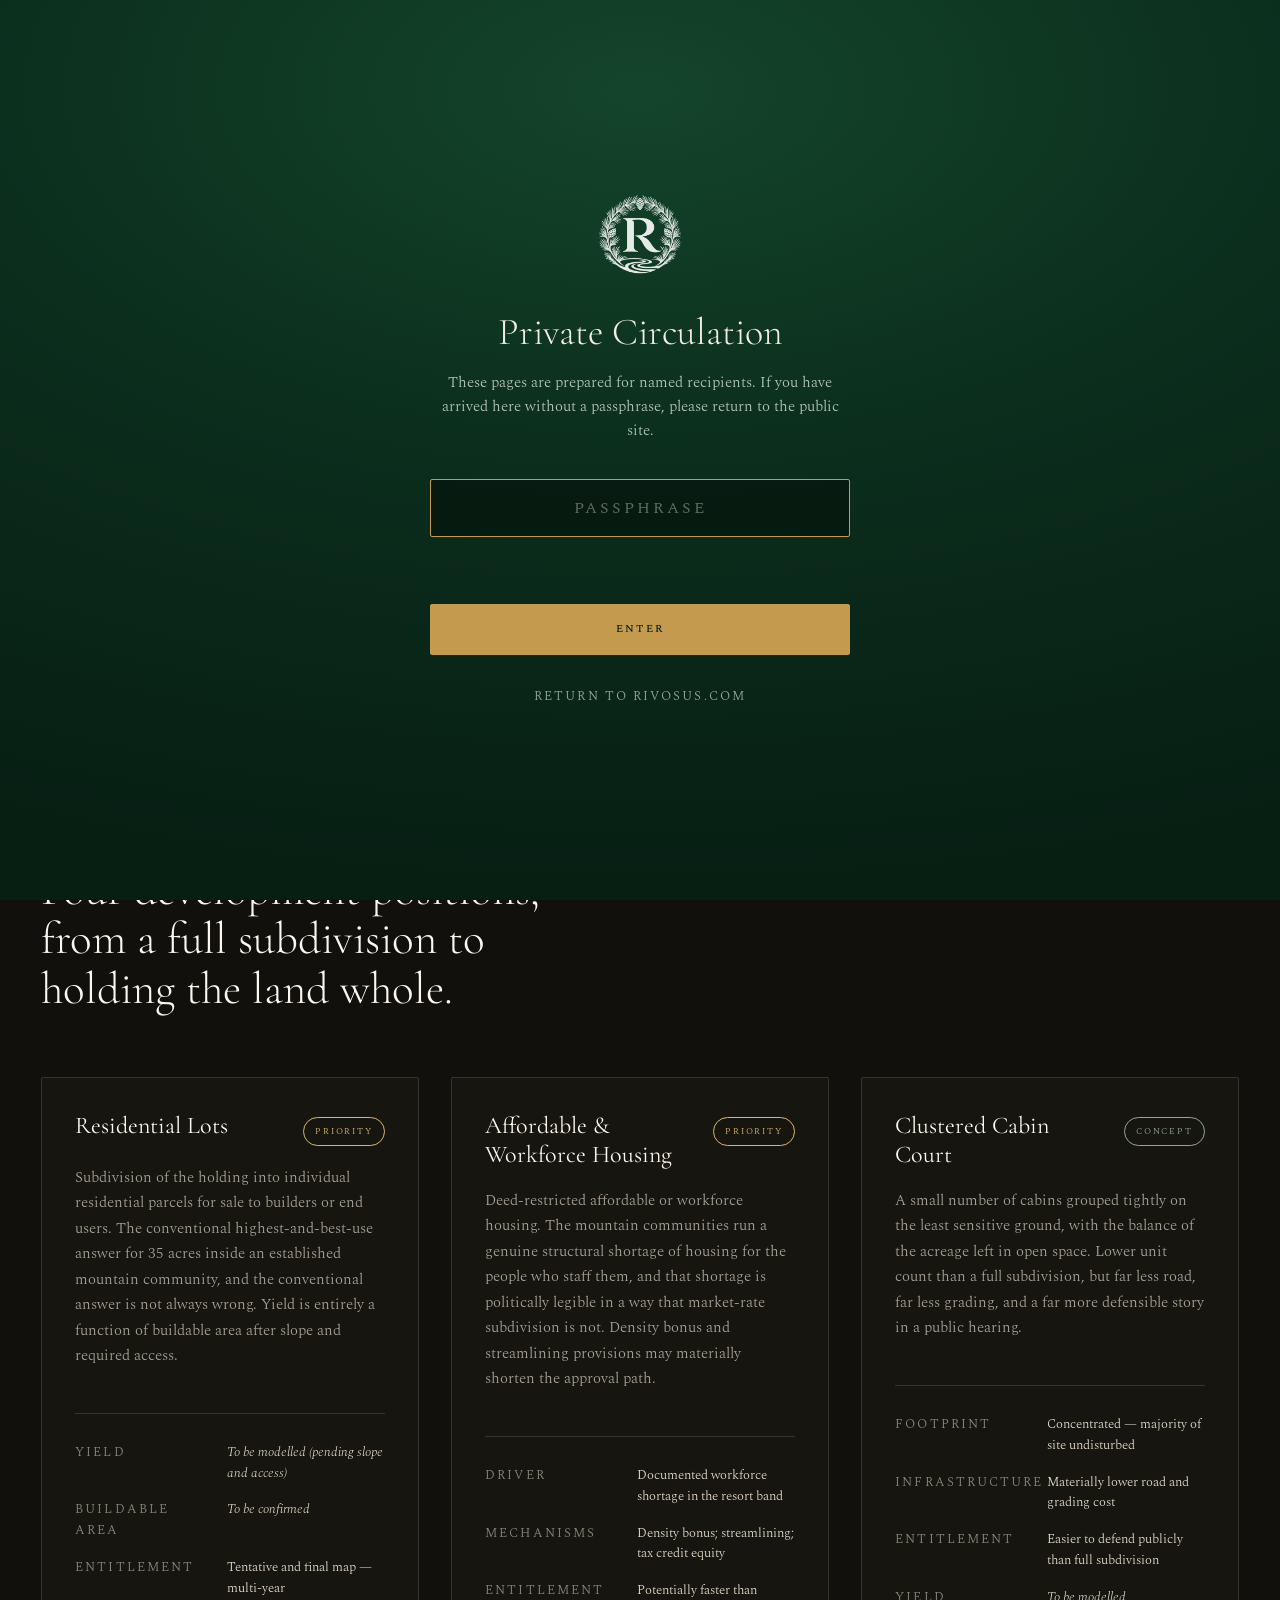
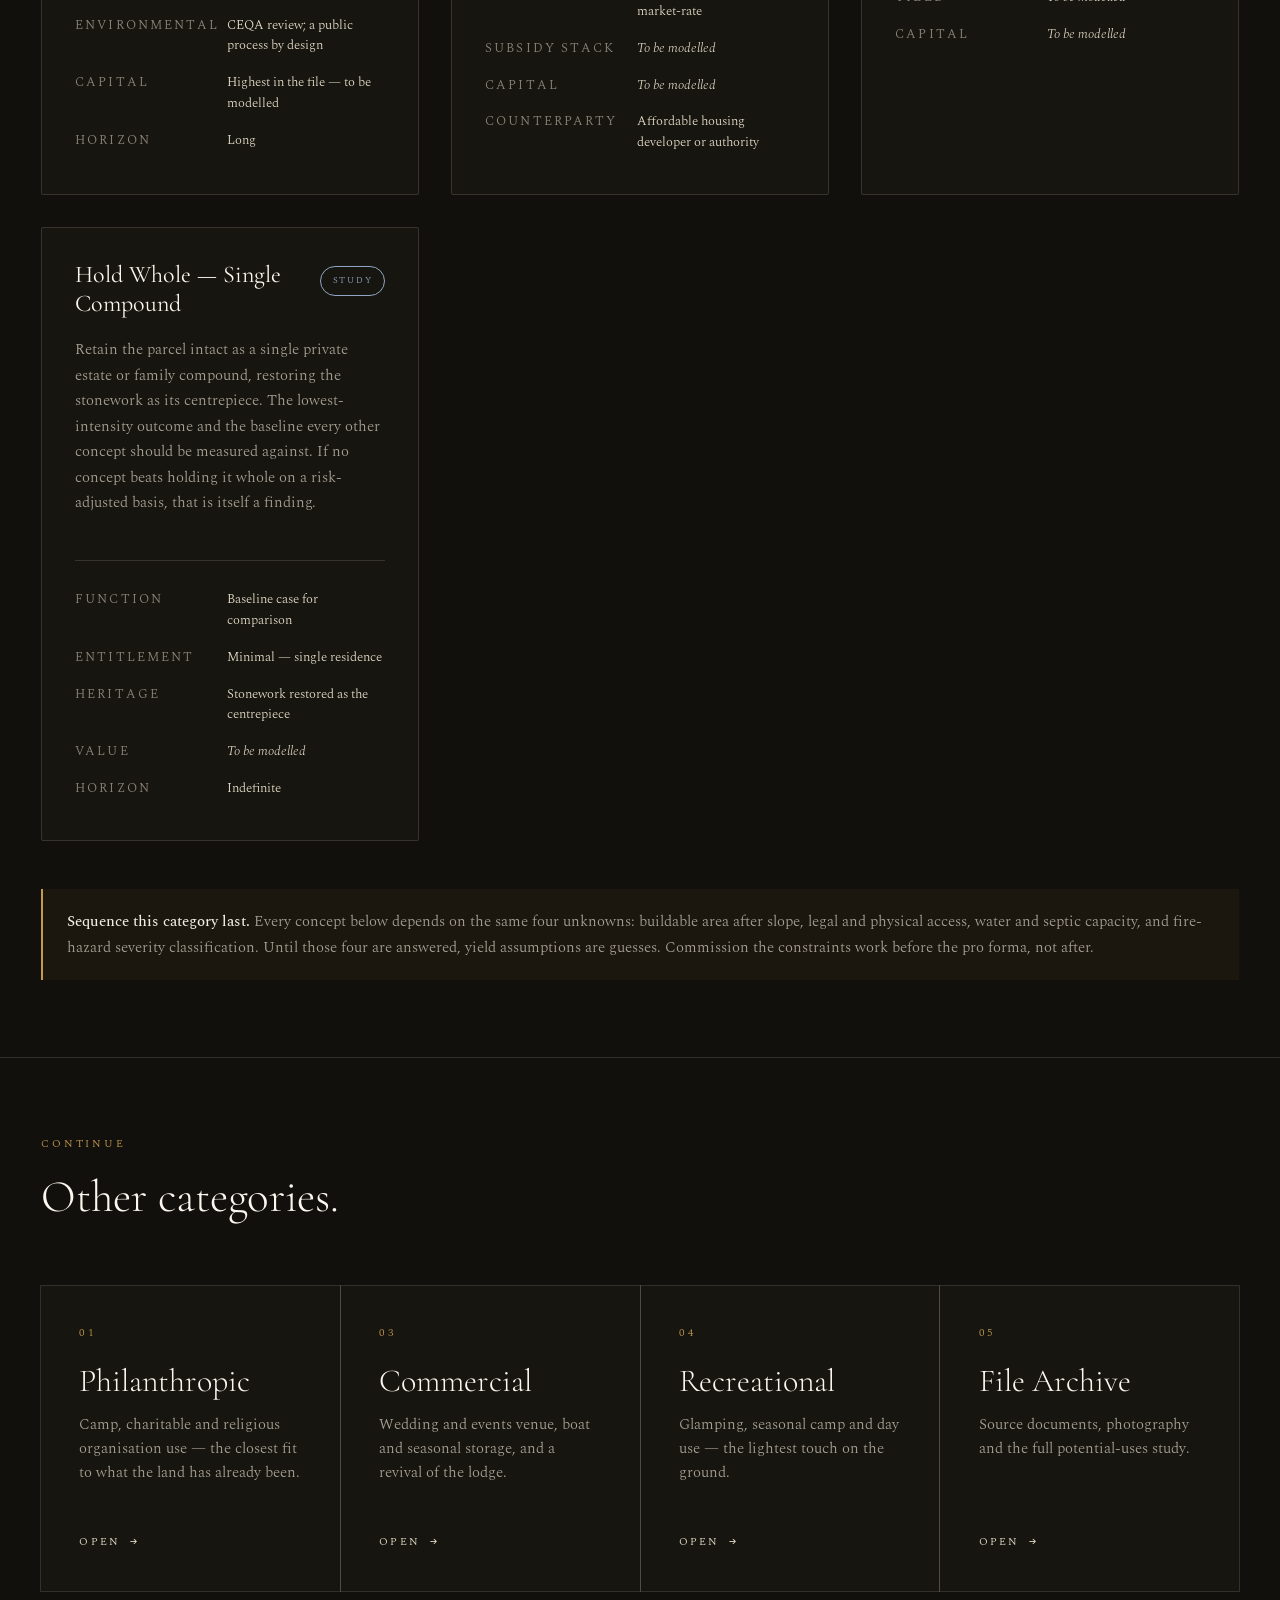
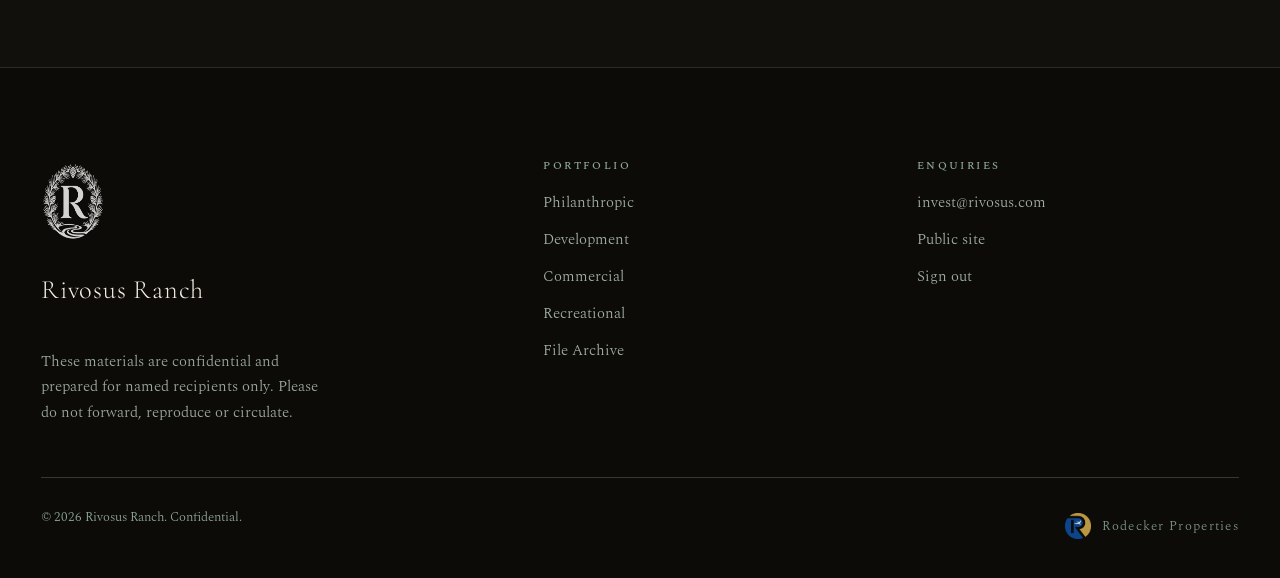
<file: portfolio/development.html>
<!DOCTYPE html>
<html lang="en">
<head>
<meta charset="utf-8">
<meta name="viewport" content="width=device-width, initial-scale=1, viewport-fit=cover">
<title>Development &mdash; Rivosus Ranch</title>

<!-- Unlisted. Kept out of indexes and out of referrer headers. -->
<meta name="robots" content="noindex, nofollow, noarchive, nosnippet, noimageindex">
<meta name="referrer" content="no-referrer">

<link rel="icon" href="../assets/img/Rivosus%20Ranch%20Seal.png" type="image/png">

<link rel="preconnect" href="https://fonts.googleapis.com">
<link rel="preconnect" href="https://fonts.gstatic.com" crossorigin>
<link href="https://fonts.googleapis.com/css2?family=Cormorant+Garamond:ital,wght@0,300;0,400;0,500;1,300&family=Spectral:wght@200;300;400;500&display=swap" rel="stylesheet">

<link rel="stylesheet" href="../assets/css/base.css">
<link rel="stylesheet" href="../assets/css/portal.css">
</head>

<body class="portal" data-locked="true">

<!-- GATE -- obfuscation, not access control. See assets/js/portal.js. -->
<div class="gate" id="gate" data-unlocked="false">
  <div class="gate__card">
    <img class="gate__seal" src="../assets/img/Rivosus%20Ranch%20Seal.png" alt="Rivosus Ranch seal" width="1254" height="1254">
    <h1 class="gate__title">Private Circulation</h1>
    <p class="gate__note">
      These pages are prepared for named recipients. If you have arrived here
      without a passphrase, please return to the public site.
    </p>
    <form class="gate__form" id="gateForm" autocomplete="off">
      <label class="visually-hidden" for="gateInput">Passphrase</label>
      <input class="gate__input" id="gateInput" type="password"
             placeholder="PASSPHRASE" autocomplete="off" spellcheck="false">
      <p class="gate__error" id="gateError" role="status" aria-live="polite"></p>
      <button class="btn btn--brass" type="submit" style="justify-content:center">Enter</button>
      <a class="link" href="/" style="margin-top:1rem;font-size:var(--t-xs);letter-spacing:.16em;text-transform:uppercase;color:var(--sage-300);border:0;align-self:center">
        Return to rivosus.com
      </a>
    </form>
  </div>
</div>

<div class="confidential">Confidential &middot; Not for distribution</div>

<header class="site-header" id="siteHeader" data-mode="pinned">
  <div class="site-header__inner">
    <a class="brand" href="index.html" aria-label="Rivosus Ranch portfolio, overview">
      <img class="brand__seal" src="../assets/img/Rivosus%20Ranch%20Seal.png" alt="" width="1254" height="1254" aria-hidden="true">
      <span class="brand__text">
        <span class="brand__name">Rivosus Ranch</span>
        <span class="brand__sub">Portfolio</span>
      </span>
    </a>

    <button class="nav-toggle" id="navToggle" aria-expanded="false" aria-controls="primaryNav" aria-label="Open menu">
      <span class="nav-toggle__bar"></span>
      <span class="nav-toggle__bar"></span>
      <span class="nav-toggle__bar"></span>
    </button>

    <nav class="nav" id="primaryNav" aria-label="Portfolio">
      <ul class="nav__list">
        <li><a class="nav__link" href="index.html">Overview</a></li>
        <li><a class="nav__link" href="philanthropic.html">Philanthropic</a></li>
        <li><a class="nav__link" href="development.html" aria-current="true">Development</a></li>
        <li><a class="nav__link" href="commercial.html">Commercial</a></li>
        <li><a class="nav__link" href="recreational.html">Recreational</a></li>
        <li><a class="nav__link" href="archive.html">Archive</a></li>
        <li><a class="nav__link" href="#" data-signout>Sign out</a></li>
      </ul>
    </nav>
  </div>
</header>

<main id="main">

  <section class="dossier">
    <div class="wrap">
      <a class="backlink" href="index.html"><span aria-hidden="true">&larr;</span> Portfolio overview</a>
      <p class="dossier__eyebrow">02 &nbsp;&middot;&nbsp; Development</p>
      <h1 class="dossier__title">Lots, roofs, and the long entitlement.</h1>
      <p class="dossier__lede">The highest ceiling in the file and, without question, the heaviest lift. Mountain subdivision in San Bernardino County is slow, expensive and publicly contested, and nothing in this category should be underwritten before slope, access, water and fire classification are known quantities.</p>

      <div class="dossier__ref">
        <span>File <b>RR&ndash;2026&ndash;01/02</b></span>
        <span>Extent <b>14.16 ha &middot; 35 ac</b></span>
        <span>Concepts <b>4</b></span>
        <span>Status <b>Concept review</b></span>
      </div>
    </div>
  </section>

  <section class="portal-section">
    <div class="wrap">
      <p class="portal-kicker">Concepts</p>
      <h2 class="portal-h2" style="max-width:24ch">Four development positions, from a full subdivision to holding the land whole.</h2>

      <div class="concepts">
        <article class="concept">
          <div class="concept__head">
            <h3 class="concept__name">Residential Lots</h3>
            <span class="chip chip--priority">Priority</span>
          </div>
          <p class="concept__body">Subdivision of the holding into individual residential parcels for sale to builders or end users. The conventional highest-and-best-use answer for 35 acres inside an established mountain community, and the conventional answer is not always wrong. Yield is entirely a function of buildable area after slope and required access.</p>
          <ul class="concept__meta">
            <li><span class="k">Yield</span><span class="v v--todo">To be modelled (pending slope and access)</span></li>
            <li><span class="k">Buildable area</span><span class="v v--todo">To be confirmed</span></li>
            <li><span class="k">Entitlement</span><span class="v">Tentative and final map &mdash; multi-year</span></li>
            <li><span class="k">Environmental</span><span class="v">CEQA review; a public process by design</span></li>
            <li><span class="k">Capital</span><span class="v">Highest in the file &mdash; to be modelled</span></li>
            <li><span class="k">Horizon</span><span class="v">Long</span></li>
          </ul>
        </article>

        <article class="concept">
          <div class="concept__head">
            <h3 class="concept__name">Affordable &amp; Workforce Housing</h3>
            <span class="chip chip--priority">Priority</span>
          </div>
          <p class="concept__body">Deed-restricted affordable or workforce housing. The mountain communities run a genuine structural shortage of housing for the people who staff them, and that shortage is politically legible in a way that market-rate subdivision is not. Density bonus and streamlining provisions may materially shorten the approval path.</p>
          <ul class="concept__meta">
            <li><span class="k">Driver</span><span class="v">Documented workforce shortage in the resort band</span></li>
            <li><span class="k">Mechanisms</span><span class="v">Density bonus; streamlining; tax credit equity</span></li>
            <li><span class="k">Entitlement</span><span class="v">Potentially faster than market-rate</span></li>
            <li><span class="k">Subsidy stack</span><span class="v v--todo">To be modelled</span></li>
            <li><span class="k">Capital</span><span class="v v--todo">To be modelled</span></li>
            <li><span class="k">Counterparty</span><span class="v">Affordable housing developer or authority</span></li>
          </ul>
        </article>

        <article class="concept">
          <div class="concept__head">
            <h3 class="concept__name">Clustered Cabin Court</h3>
            <span class="chip chip--concept">Concept</span>
          </div>
          <p class="concept__body">A small number of cabins grouped tightly on the least sensitive ground, with the balance of the acreage left in open space. Lower unit count than a full subdivision, but far less road, far less grading, and a far more defensible story in a public hearing.</p>
          <ul class="concept__meta">
            <li><span class="k">Footprint</span><span class="v">Concentrated &mdash; majority of site undisturbed</span></li>
            <li><span class="k">Infrastructure</span><span class="v">Materially lower road and grading cost</span></li>
            <li><span class="k">Entitlement</span><span class="v">Easier to defend publicly than full subdivision</span></li>
            <li><span class="k">Yield</span><span class="v v--todo">To be modelled</span></li>
            <li><span class="k">Capital</span><span class="v v--todo">To be modelled</span></li>
          </ul>
        </article>

        <article class="concept">
          <div class="concept__head">
            <h3 class="concept__name">Hold Whole &mdash; Single Compound</h3>
            <span class="chip chip--study">Study</span>
          </div>
          <p class="concept__body">Retain the parcel intact as a single private estate or family compound, restoring the stonework as its centrepiece. The lowest-intensity outcome and the baseline every other concept should be measured against. If no concept beats holding it whole on a risk-adjusted basis, that is itself a finding.</p>
          <ul class="concept__meta">
            <li><span class="k">Function</span><span class="v">Baseline case for comparison</span></li>
            <li><span class="k">Entitlement</span><span class="v">Minimal &mdash; single residence</span></li>
            <li><span class="k">Heritage</span><span class="v">Stonework restored as the centrepiece</span></li>
            <li><span class="k">Value</span><span class="v v--todo">To be modelled</span></li>
            <li><span class="k">Horizon</span><span class="v">Indefinite</span></li>
          </ul>
        </article>
      </div>

      <div class="callout">
        <strong>Sequence this category last.</strong> Every concept below depends on the same four unknowns: buildable area after slope, legal and physical access, water and septic capacity, and fire-hazard severity classification. Until those four are answered, yield assumptions are guesses. Commission the constraints work before the pro forma, not after.
      </div>
    </div>
  </section>

  <section class="portal-section">
    <div class="wrap">
      <p class="portal-kicker">Continue</p>
      <h2 class="portal-h2">Other categories.</h2>
      <div class="categories">
        <a class="category" href="philanthropic.html">
          <p class="category__index">01</p>
          <h3 class="category__name">Philanthropic</h3>
          <p class="category__desc">Camp, charitable and religious organisation use &mdash; the closest fit to what the land has already been.</p>
          <p class="category__go">Open <span aria-hidden="true">&rarr;</span></p>
        </a>
        <a class="category" href="commercial.html">
          <p class="category__index">03</p>
          <h3 class="category__name">Commercial</h3>
          <p class="category__desc">Wedding and events venue, boat and seasonal storage, and a revival of the lodge.</p>
          <p class="category__go">Open <span aria-hidden="true">&rarr;</span></p>
        </a>
        <a class="category" href="recreational.html">
          <p class="category__index">04</p>
          <h3 class="category__name">Recreational</h3>
          <p class="category__desc">Glamping, seasonal camp and day use &mdash; the lightest touch on the ground.</p>
          <p class="category__go">Open <span aria-hidden="true">&rarr;</span></p>
        </a>
        <a class="category" href="archive.html">
          <p class="category__index">05</p>
          <h3 class="category__name">File Archive</h3>
          <p class="category__desc">Source documents, photography and the full potential-uses study.</p>
          <p class="category__go">Open <span aria-hidden="true">&rarr;</span></p>
        </a>
      </div>
    </div>
  </section>

</main>

<footer class="site-footer">
  <div class="wrap">
    <div class="site-footer__grid">
      <div>
        <img class="site-footer__seal" src="../assets/img/Rivosus%20Ranch%20Seal.png" alt="Rivosus Ranch seal" width="1254" height="1254" loading="lazy">
        <p class="site-footer__mark">Rivosus Ranch</p>
        <p style="margin-top:.9rem;max-width:36ch;font-size:var(--t-sm);opacity:.85">
          These materials are confidential and prepared for named recipients
          only. Please do not forward, reproduce or circulate.
        </p>
      </div>
      <div>
        <h4>Portfolio</h4>
        <ul>
          <li><a href="philanthropic.html">Philanthropic</a></li>
          <li><a href="development.html">Development</a></li>
          <li><a href="commercial.html">Commercial</a></li>
          <li><a href="recreational.html">Recreational</a></li>
          <li><a href="archive.html">File Archive</a></li>
        </ul>
      </div>
      <div>
        <h4>Enquiries</h4>
        <ul>
          <li><a href="mailto:invest@rivosus.com">invest@rivosus.com</a></li>
          <li><a href="/">Public site</a></li>
          <li><a href="#" data-signout>Sign out</a></li>
        </ul>
      </div>
    </div>

    <div class="site-footer__base">
      <p>&copy; 2026 Rivosus Ranch. Confidential.</p>
      <a class="rpi-credit" href="#" aria-label="Rodecker Properties">
        <img src="../assets/img/RPI-1%20-%20RodeckerR_Logo_3-newbird%20-%20Copy.png" alt="" width="612" height="612" loading="lazy">
        <span>Rodecker Properties</span>
      </a>
    </div>
  </div>
</footer>

<script src="../assets/js/portal.js" defer></script>
<script src="../assets/js/site.js" defer></script>
</body>
</html>
</file>
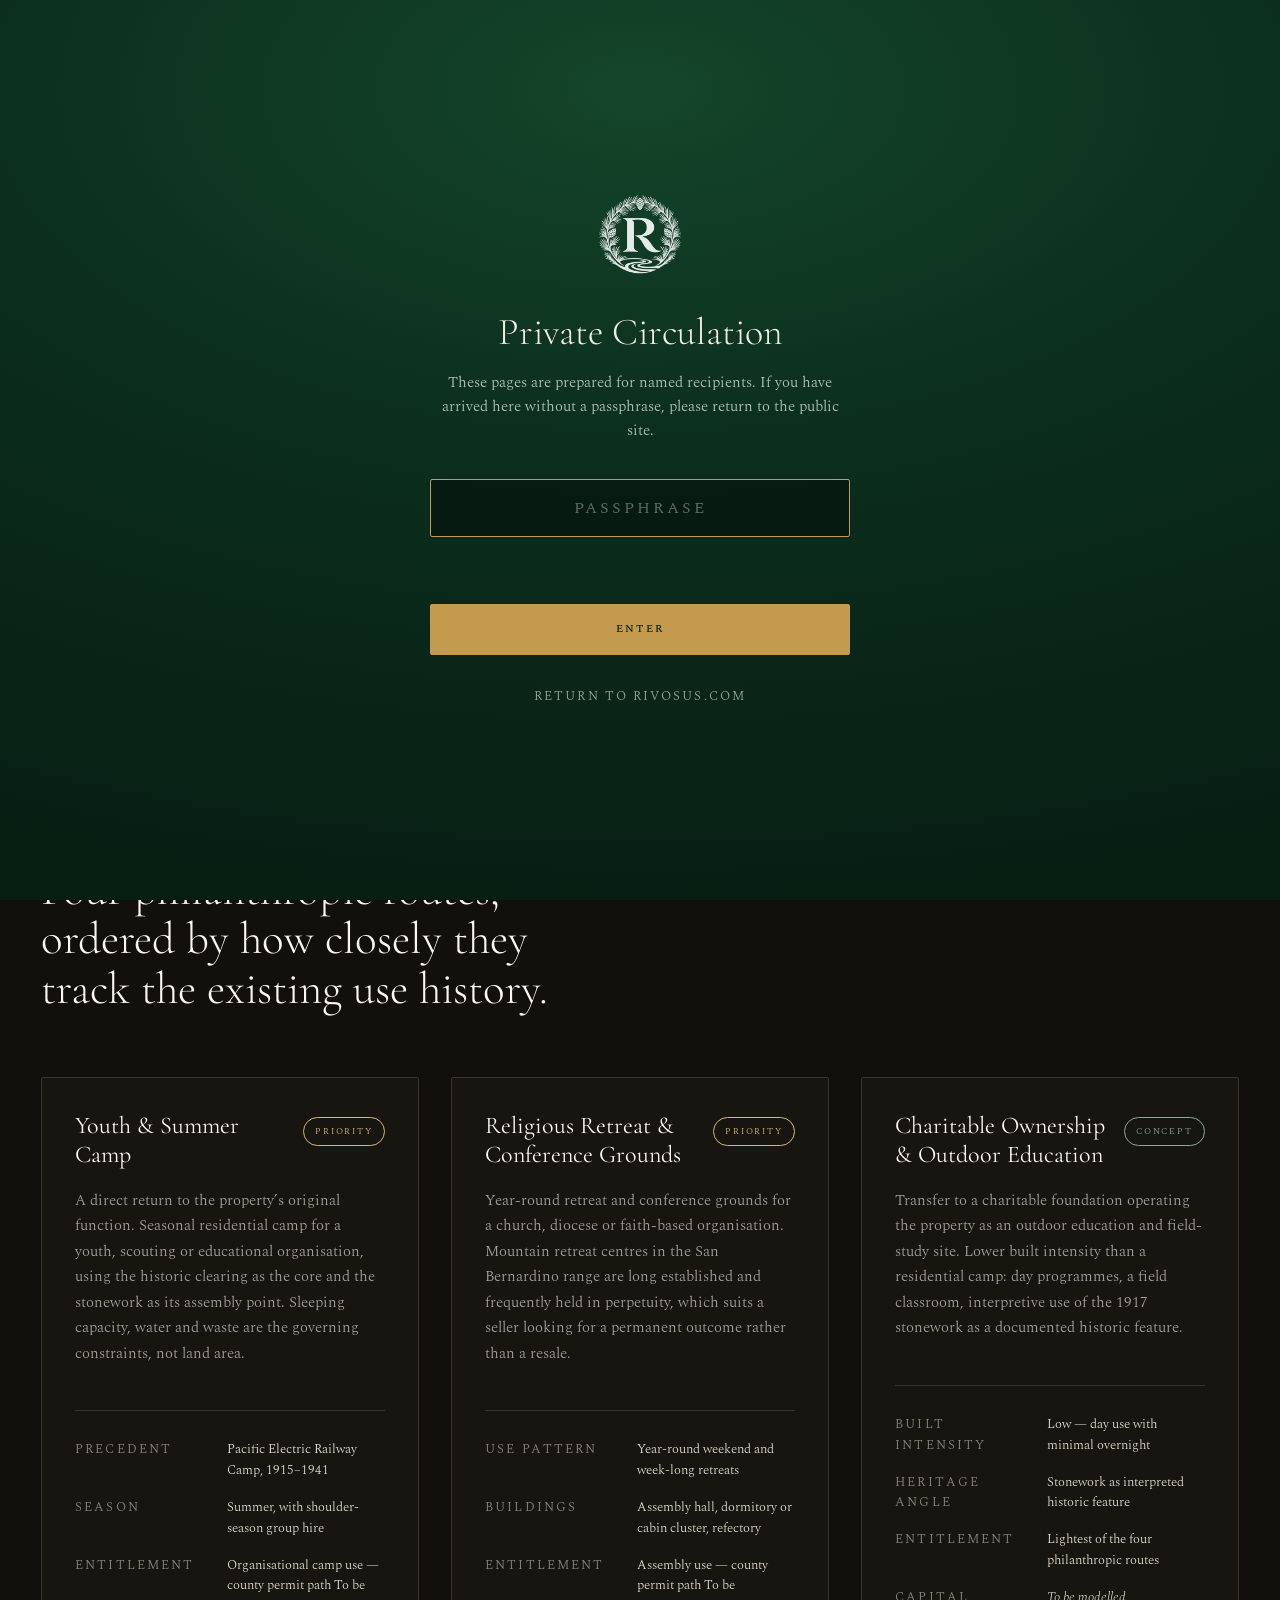
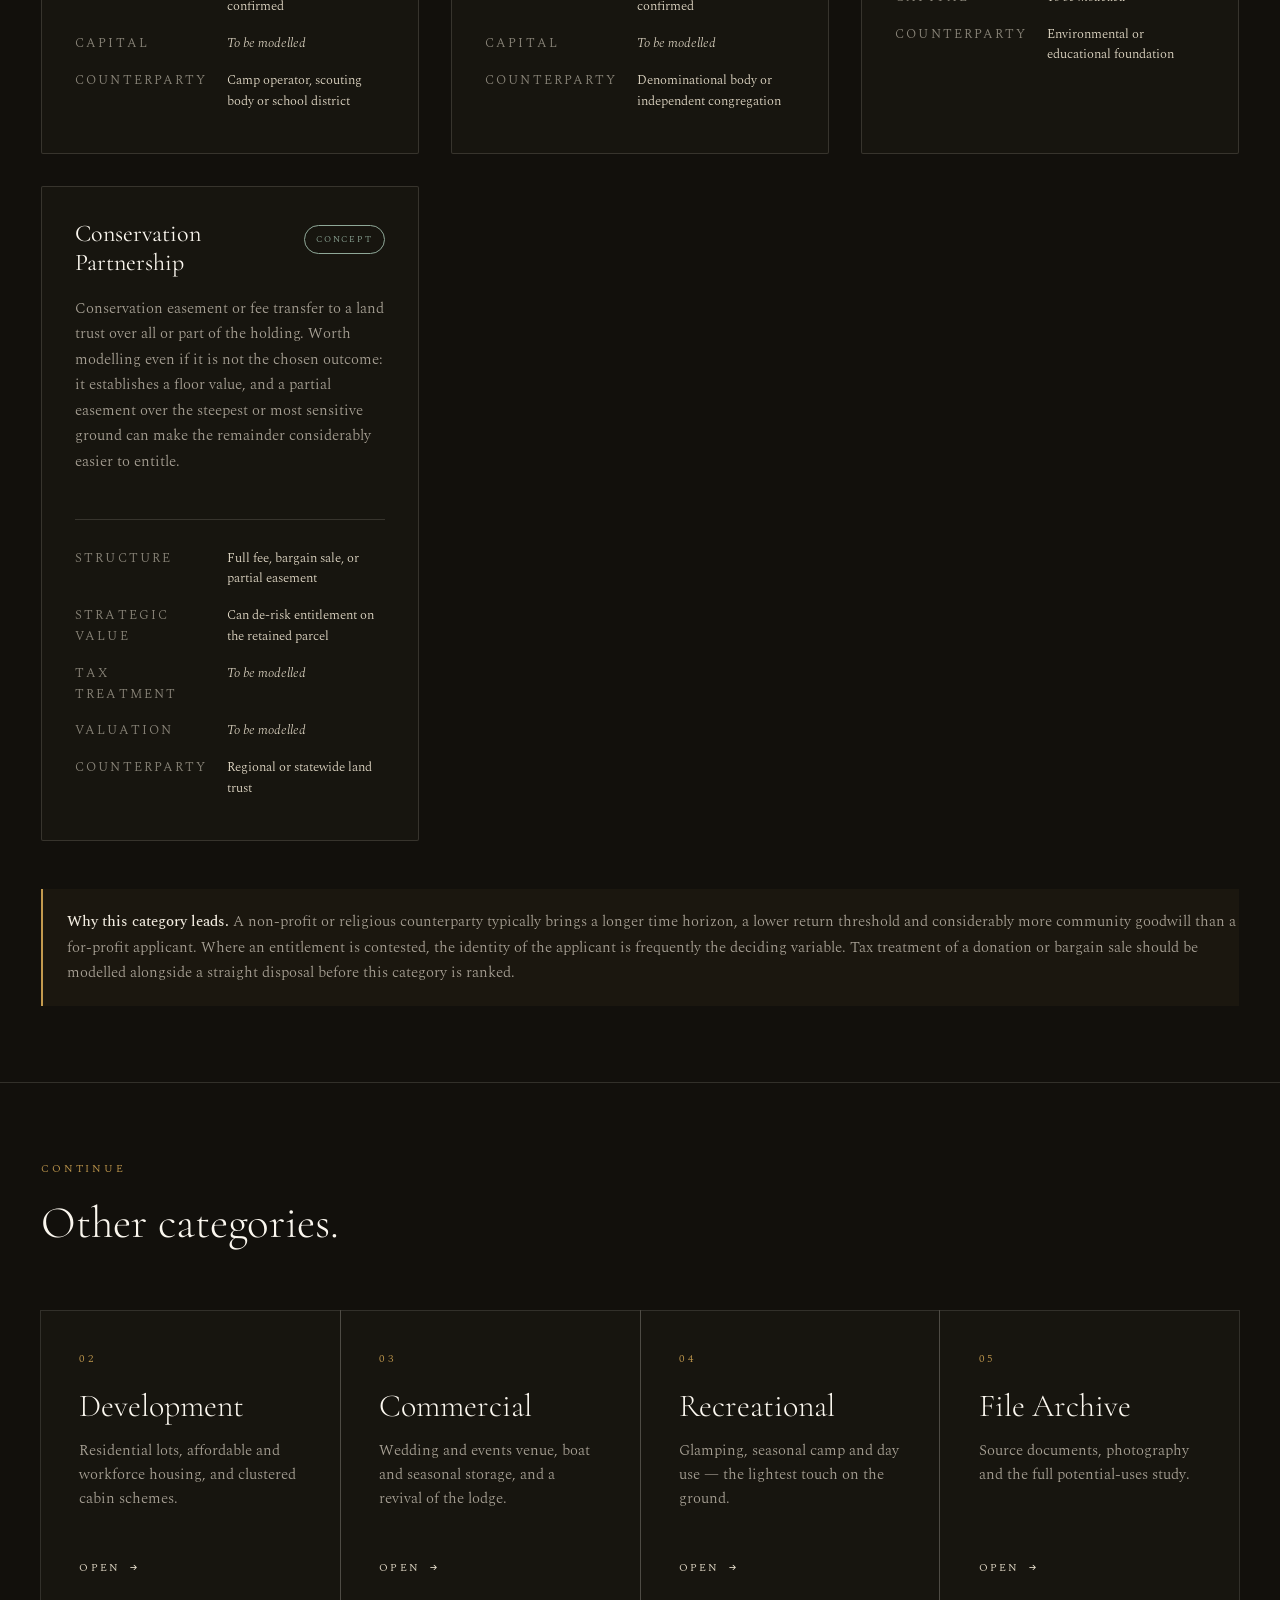
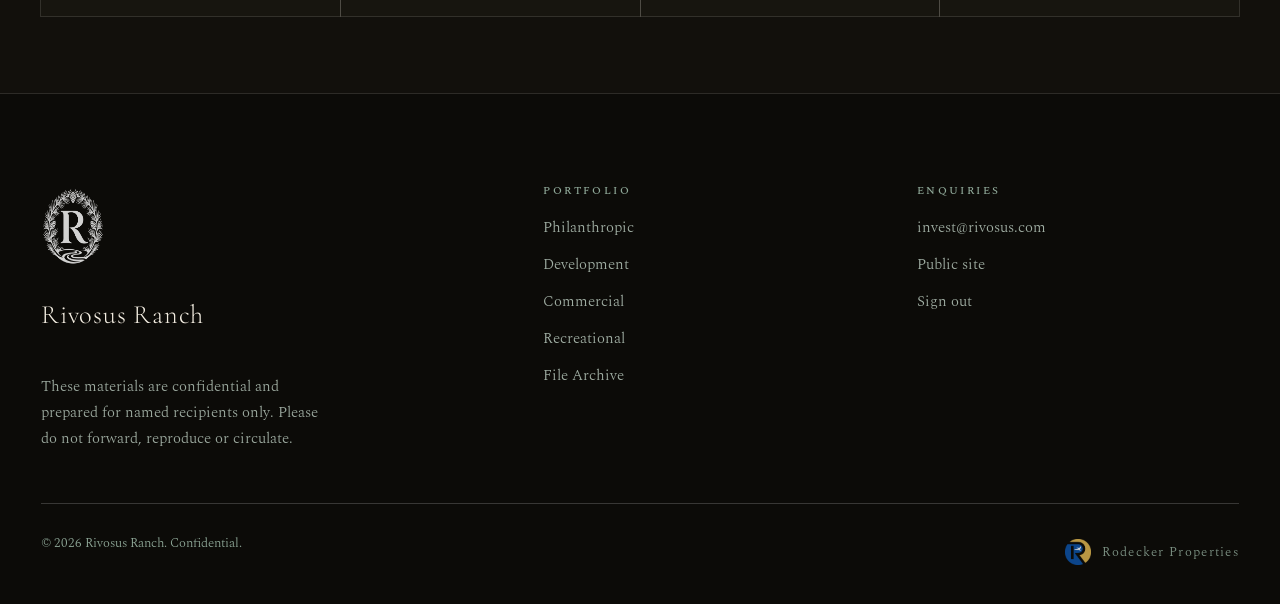
<file: portfolio/philanthropic.html>
<!DOCTYPE html>
<html lang="en">
<head>
<meta charset="utf-8">
<meta name="viewport" content="width=device-width, initial-scale=1, viewport-fit=cover">
<title>Philanthropic &mdash; Rivosus Ranch</title>

<!-- Unlisted. Kept out of indexes and out of referrer headers. -->
<meta name="robots" content="noindex, nofollow, noarchive, nosnippet, noimageindex">
<meta name="referrer" content="no-referrer">

<link rel="icon" href="../assets/img/Rivosus%20Ranch%20Seal.png" type="image/png">

<link rel="preconnect" href="https://fonts.googleapis.com">
<link rel="preconnect" href="https://fonts.gstatic.com" crossorigin>
<link href="https://fonts.googleapis.com/css2?family=Cormorant+Garamond:ital,wght@0,300;0,400;0,500;1,300&family=Spectral:wght@200;300;400;500&display=swap" rel="stylesheet">

<link rel="stylesheet" href="../assets/css/base.css">
<link rel="stylesheet" href="../assets/css/portal.css">
</head>

<body class="portal" data-locked="true">

<!-- GATE -- obfuscation, not access control. See assets/js/portal.js. -->
<div class="gate" id="gate" data-unlocked="false">
  <div class="gate__card">
    <img class="gate__seal" src="../assets/img/Rivosus%20Ranch%20Seal.png" alt="Rivosus Ranch seal" width="1254" height="1254">
    <h1 class="gate__title">Private Circulation</h1>
    <p class="gate__note">
      These pages are prepared for named recipients. If you have arrived here
      without a passphrase, please return to the public site.
    </p>
    <form class="gate__form" id="gateForm" autocomplete="off">
      <label class="visually-hidden" for="gateInput">Passphrase</label>
      <input class="gate__input" id="gateInput" type="password"
             placeholder="PASSPHRASE" autocomplete="off" spellcheck="false">
      <p class="gate__error" id="gateError" role="status" aria-live="polite"></p>
      <button class="btn btn--brass" type="submit" style="justify-content:center">Enter</button>
      <a class="link" href="/" style="margin-top:1rem;font-size:var(--t-xs);letter-spacing:.16em;text-transform:uppercase;color:var(--sage-300);border:0;align-self:center">
        Return to rivosus.com
      </a>
    </form>
  </div>
</div>

<div class="confidential">Confidential &middot; Not for distribution</div>

<header class="site-header" id="siteHeader" data-mode="pinned">
  <div class="site-header__inner">
    <a class="brand" href="index.html" aria-label="Rivosus Ranch portfolio, overview">
      <img class="brand__seal" src="../assets/img/Rivosus%20Ranch%20Seal.png" alt="" width="1254" height="1254" aria-hidden="true">
      <span class="brand__text">
        <span class="brand__name">Rivosus Ranch</span>
        <span class="brand__sub">Portfolio</span>
      </span>
    </a>

    <button class="nav-toggle" id="navToggle" aria-expanded="false" aria-controls="primaryNav" aria-label="Open menu">
      <span class="nav-toggle__bar"></span>
      <span class="nav-toggle__bar"></span>
      <span class="nav-toggle__bar"></span>
    </button>

    <nav class="nav" id="primaryNav" aria-label="Portfolio">
      <ul class="nav__list">
        <li><a class="nav__link" href="index.html">Overview</a></li>
        <li><a class="nav__link" href="philanthropic.html" aria-current="true">Philanthropic</a></li>
        <li><a class="nav__link" href="development.html">Development</a></li>
        <li><a class="nav__link" href="commercial.html">Commercial</a></li>
        <li><a class="nav__link" href="recreational.html">Recreational</a></li>
        <li><a class="nav__link" href="archive.html">Archive</a></li>
        <li><a class="nav__link" href="#" data-signout>Sign out</a></li>
      </ul>
    </nav>
  </div>
</header>

<main id="main">

  <section class="dossier">
    <div class="wrap">
      <a class="backlink" href="index.html"><span aria-hidden="true">&larr;</span> Portfolio overview</a>
      <p class="dossier__eyebrow">01 &nbsp;&middot;&nbsp; Philanthropic</p>
      <h1 class="dossier__title">Camp, charity and congregation.</h1>
      <p class="dossier__lede">The property spent its first fifty-nine years as organised group accommodation &mdash; a railway camp, then a lodge. Philanthropic use is therefore the least novel thing that could happen here, which is exactly its advantage: it asks the county to permit something the site has already demonstrably been.</p>

      <div class="dossier__ref">
        <span>File <b>RR&ndash;2026&ndash;01/01</b></span>
        <span>Extent <b>14.16 ha &middot; 35 ac</b></span>
        <span>Concepts <b>4</b></span>
        <span>Status <b>Concept review</b></span>
      </div>
    </div>
  </section>

  <section class="portal-section">
    <div class="wrap">
      <p class="portal-kicker">Concepts</p>
      <h2 class="portal-h2" style="max-width:24ch">Four philanthropic routes, ordered by how closely they track the existing use history.</h2>

      <div class="concepts">
        <article class="concept">
          <div class="concept__head">
            <h3 class="concept__name">Youth &amp; Summer Camp</h3>
            <span class="chip chip--priority">Priority</span>
          </div>
          <p class="concept__body">A direct return to the property&rsquo;s original function. Seasonal residential camp for a youth, scouting or educational organisation, using the historic clearing as the core and the stonework as its assembly point. Sleeping capacity, water and waste are the governing constraints, not land area.</p>
          <ul class="concept__meta">
            <li><span class="k">Precedent</span><span class="v">Pacific Electric Railway Camp, 1915&ndash;1941</span></li>
            <li><span class="k">Season</span><span class="v">Summer, with shoulder-season group hire</span></li>
            <li><span class="k">Entitlement</span><span class="v">Organisational camp use &mdash; county permit path To be confirmed</span></li>
            <li><span class="k">Capital</span><span class="v v--todo">To be modelled</span></li>
            <li><span class="k">Counterparty</span><span class="v">Camp operator, scouting body or school district</span></li>
          </ul>
        </article>

        <article class="concept">
          <div class="concept__head">
            <h3 class="concept__name">Religious Retreat &amp; Conference Grounds</h3>
            <span class="chip chip--priority">Priority</span>
          </div>
          <p class="concept__body">Year-round retreat and conference grounds for a church, diocese or faith-based organisation. Mountain retreat centres in the San Bernardino range are long established and frequently held in perpetuity, which suits a seller looking for a permanent outcome rather than a resale.</p>
          <ul class="concept__meta">
            <li><span class="k">Use pattern</span><span class="v">Year-round weekend and week-long retreats</span></li>
            <li><span class="k">Buildings</span><span class="v">Assembly hall, dormitory or cabin cluster, refectory</span></li>
            <li><span class="k">Entitlement</span><span class="v">Assembly use &mdash; county permit path To be confirmed</span></li>
            <li><span class="k">Capital</span><span class="v v--todo">To be modelled</span></li>
            <li><span class="k">Counterparty</span><span class="v">Denominational body or independent congregation</span></li>
          </ul>
        </article>

        <article class="concept">
          <div class="concept__head">
            <h3 class="concept__name">Charitable Ownership &amp; Outdoor Education</h3>
            <span class="chip chip--concept">Concept</span>
          </div>
          <p class="concept__body">Transfer to a charitable foundation operating the property as an outdoor education and field-study site. Lower built intensity than a residential camp: day programmes, a field classroom, interpretive use of the 1917 stonework as a documented historic feature.</p>
          <ul class="concept__meta">
            <li><span class="k">Built intensity</span><span class="v">Low &mdash; day use with minimal overnight</span></li>
            <li><span class="k">Heritage angle</span><span class="v">Stonework as interpreted historic feature</span></li>
            <li><span class="k">Entitlement</span><span class="v">Lightest of the four philanthropic routes</span></li>
            <li><span class="k">Capital</span><span class="v v--todo">To be modelled</span></li>
            <li><span class="k">Counterparty</span><span class="v">Environmental or educational foundation</span></li>
          </ul>
        </article>

        <article class="concept">
          <div class="concept__head">
            <h3 class="concept__name">Conservation Partnership</h3>
            <span class="chip chip--concept">Concept</span>
          </div>
          <p class="concept__body">Conservation easement or fee transfer to a land trust over all or part of the holding. Worth modelling even if it is not the chosen outcome: it establishes a floor value, and a partial easement over the steepest or most sensitive ground can make the remainder considerably easier to entitle.</p>
          <ul class="concept__meta">
            <li><span class="k">Structure</span><span class="v">Full fee, bargain sale, or partial easement</span></li>
            <li><span class="k">Strategic value</span><span class="v">Can de-risk entitlement on the retained parcel</span></li>
            <li><span class="k">Tax treatment</span><span class="v v--todo">To be modelled</span></li>
            <li><span class="k">Valuation</span><span class="v v--todo">To be modelled</span></li>
            <li><span class="k">Counterparty</span><span class="v">Regional or statewide land trust</span></li>
          </ul>
        </article>
      </div>

      <div class="callout">
        <strong>Why this category leads.</strong> A non-profit or religious counterparty typically brings a longer time horizon, a lower return threshold and considerably more community goodwill than a for-profit applicant. Where an entitlement is contested, the identity of the applicant is frequently the deciding variable. Tax treatment of a donation or bargain sale should be modelled alongside a straight disposal before this category is ranked.
      </div>
    </div>
  </section>

  <section class="portal-section">
    <div class="wrap">
      <p class="portal-kicker">Continue</p>
      <h2 class="portal-h2">Other categories.</h2>
      <div class="categories">
        <a class="category" href="development.html">
          <p class="category__index">02</p>
          <h3 class="category__name">Development</h3>
          <p class="category__desc">Residential lots, affordable and workforce housing, and clustered cabin schemes.</p>
          <p class="category__go">Open <span aria-hidden="true">&rarr;</span></p>
        </a>
        <a class="category" href="commercial.html">
          <p class="category__index">03</p>
          <h3 class="category__name">Commercial</h3>
          <p class="category__desc">Wedding and events venue, boat and seasonal storage, and a revival of the lodge.</p>
          <p class="category__go">Open <span aria-hidden="true">&rarr;</span></p>
        </a>
        <a class="category" href="recreational.html">
          <p class="category__index">04</p>
          <h3 class="category__name">Recreational</h3>
          <p class="category__desc">Glamping, seasonal camp and day use &mdash; the lightest touch on the ground.</p>
          <p class="category__go">Open <span aria-hidden="true">&rarr;</span></p>
        </a>
        <a class="category" href="archive.html">
          <p class="category__index">05</p>
          <h3 class="category__name">File Archive</h3>
          <p class="category__desc">Source documents, photography and the full potential-uses study.</p>
          <p class="category__go">Open <span aria-hidden="true">&rarr;</span></p>
        </a>
      </div>
    </div>
  </section>

</main>

<footer class="site-footer">
  <div class="wrap">
    <div class="site-footer__grid">
      <div>
        <img class="site-footer__seal" src="../assets/img/Rivosus%20Ranch%20Seal.png" alt="Rivosus Ranch seal" width="1254" height="1254" loading="lazy">
        <p class="site-footer__mark">Rivosus Ranch</p>
        <p style="margin-top:.9rem;max-width:36ch;font-size:var(--t-sm);opacity:.85">
          These materials are confidential and prepared for named recipients
          only. Please do not forward, reproduce or circulate.
        </p>
      </div>
      <div>
        <h4>Portfolio</h4>
        <ul>
          <li><a href="philanthropic.html">Philanthropic</a></li>
          <li><a href="development.html">Development</a></li>
          <li><a href="commercial.html">Commercial</a></li>
          <li><a href="recreational.html">Recreational</a></li>
          <li><a href="archive.html">File Archive</a></li>
        </ul>
      </div>
      <div>
        <h4>Enquiries</h4>
        <ul>
          <li><a href="mailto:invest@rivosus.com">invest@rivosus.com</a></li>
          <li><a href="/">Public site</a></li>
          <li><a href="#" data-signout>Sign out</a></li>
        </ul>
      </div>
    </div>

    <div class="site-footer__base">
      <p>&copy; 2026 Rivosus Ranch. Confidential.</p>
      <a class="rpi-credit" href="#" aria-label="Rodecker Properties">
        <img src="../assets/img/RPI-1%20-%20RodeckerR_Logo_3-newbird%20-%20Copy.png" alt="" width="612" height="612" loading="lazy">
        <span>Rodecker Properties</span>
      </a>
    </div>
  </div>
</footer>

<script src="../assets/js/portal.js" defer></script>
<script src="../assets/js/site.js" defer></script>
</body>
</html>
</file>
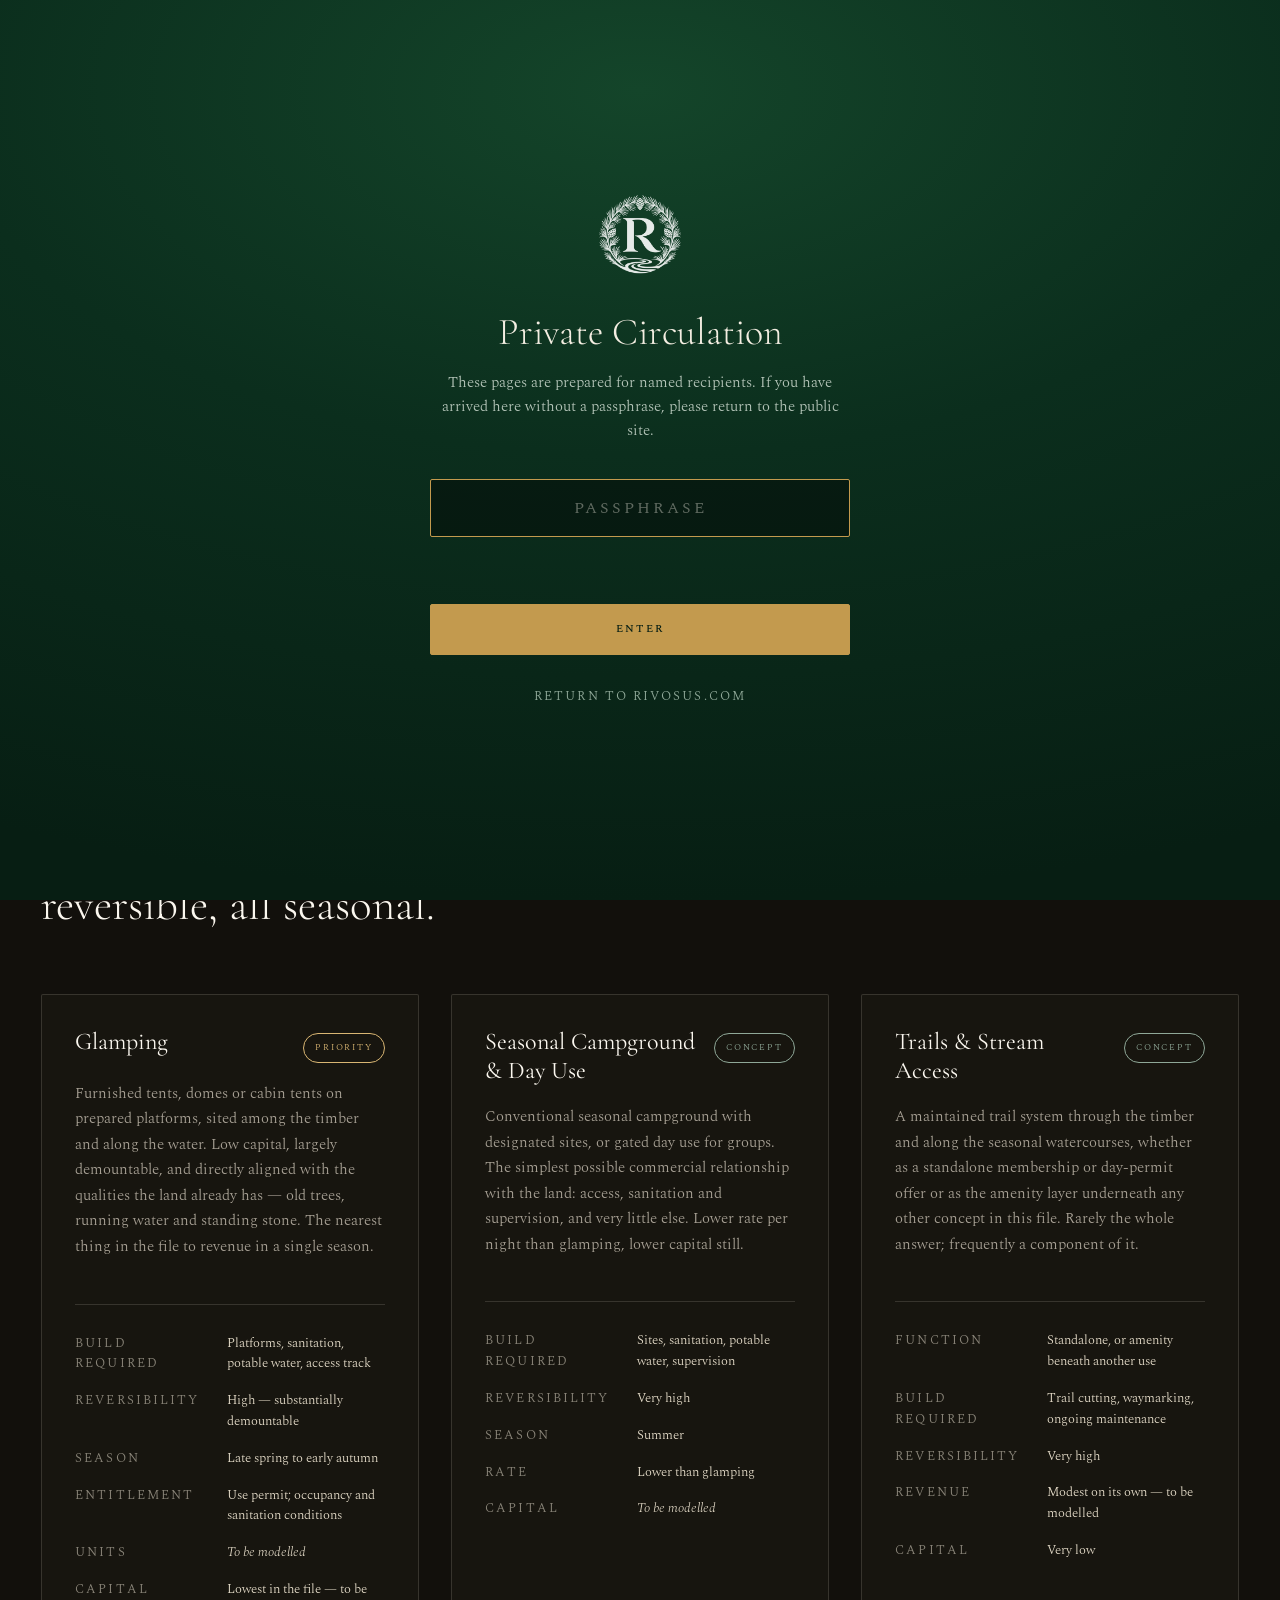
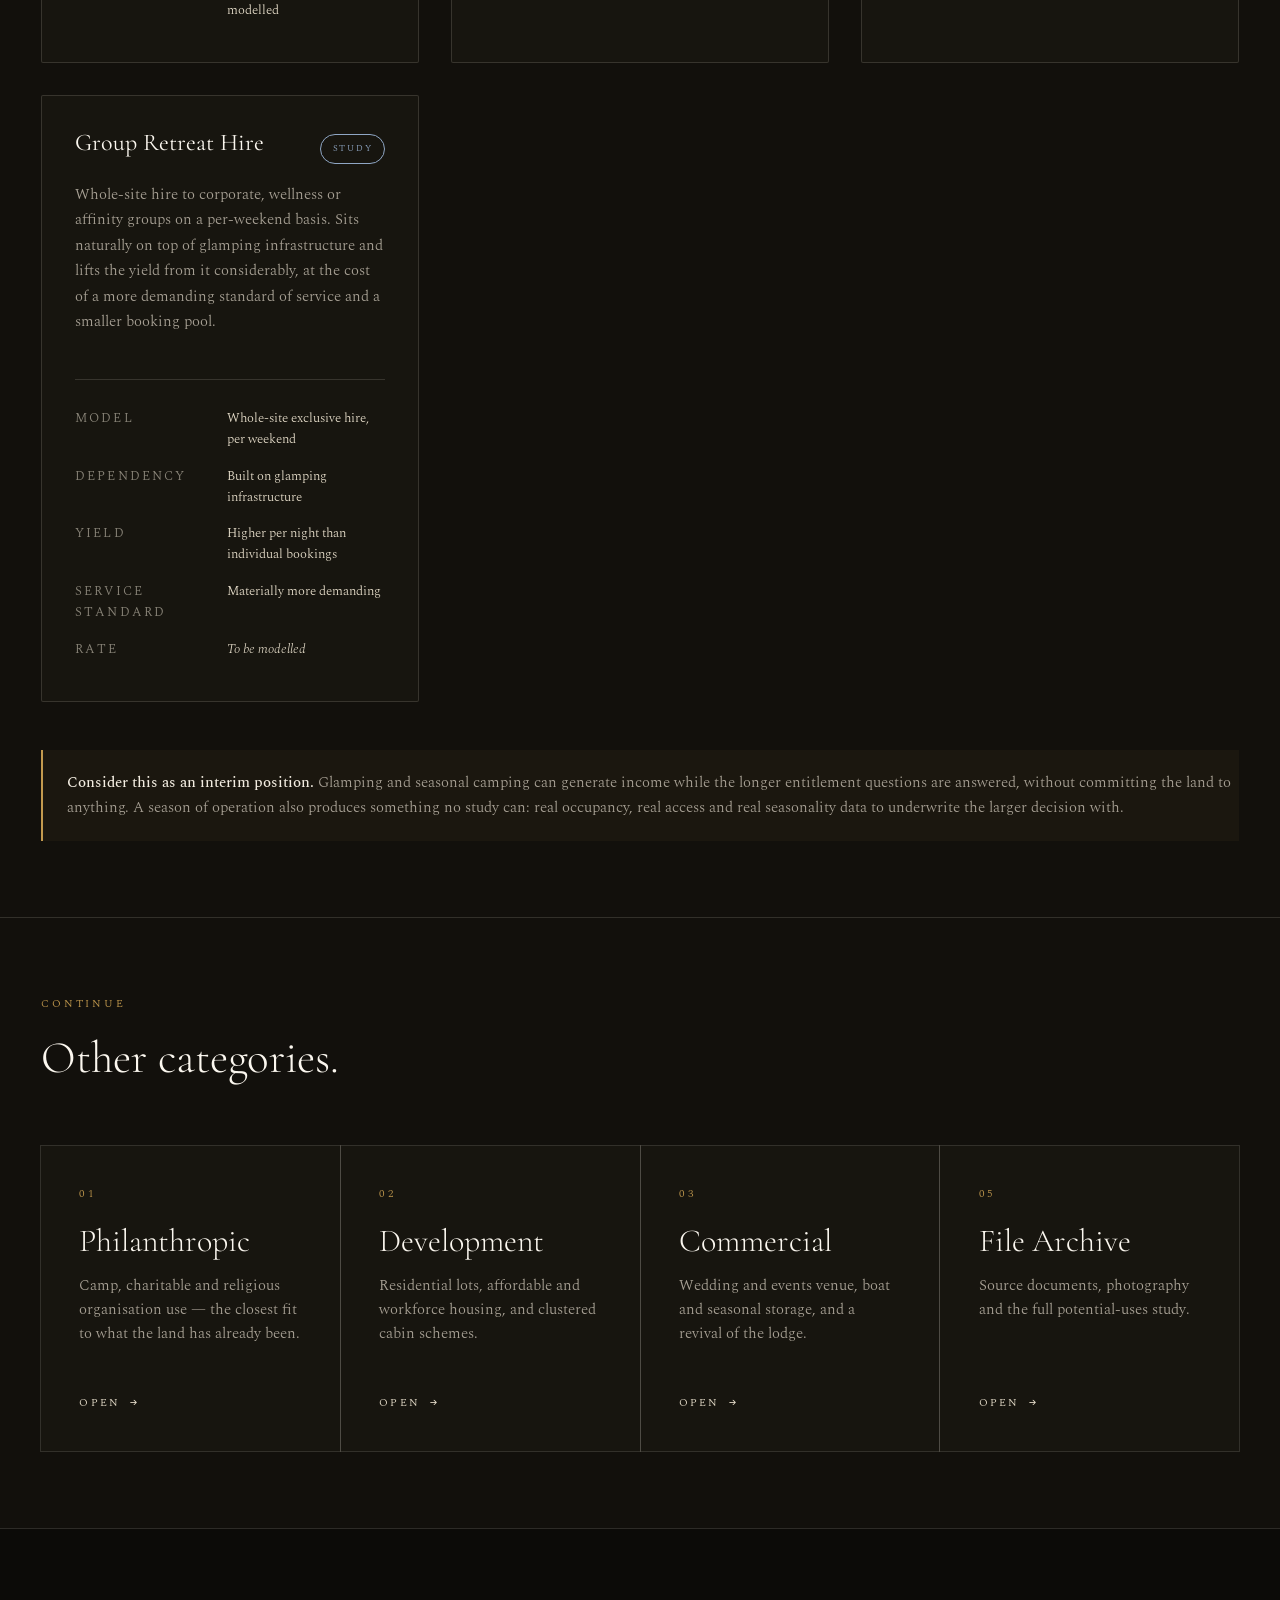
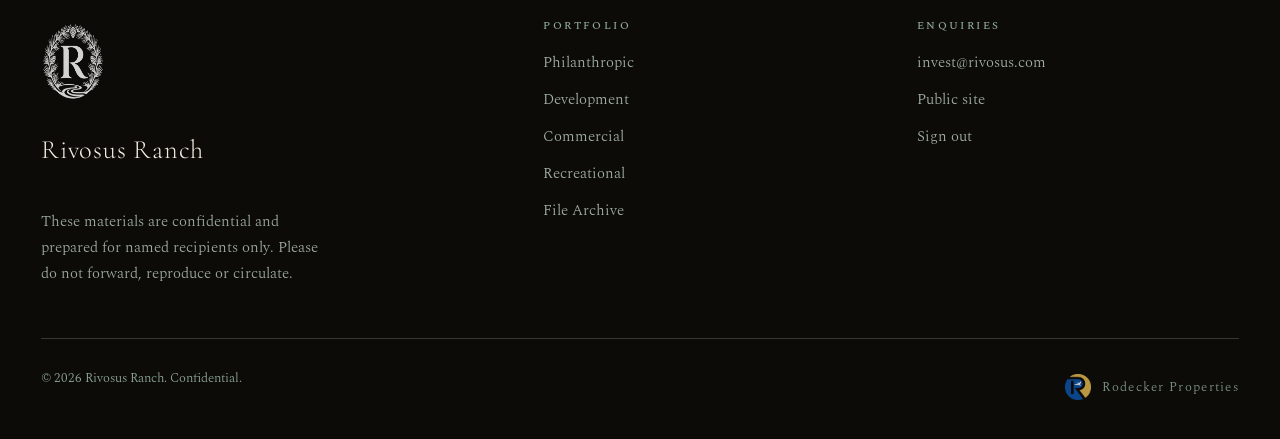
<file: portfolio/recreational.html>
<!DOCTYPE html>
<html lang="en">
<head>
<meta charset="utf-8">
<meta name="viewport" content="width=device-width, initial-scale=1, viewport-fit=cover">
<title>Recreational &mdash; Rivosus Ranch</title>

<!-- Unlisted. Kept out of indexes and out of referrer headers. -->
<meta name="robots" content="noindex, nofollow, noarchive, nosnippet, noimageindex">
<meta name="referrer" content="no-referrer">

<link rel="icon" href="../assets/img/Rivosus%20Ranch%20Seal.png" type="image/png">

<link rel="preconnect" href="https://fonts.googleapis.com">
<link rel="preconnect" href="https://fonts.gstatic.com" crossorigin>
<link href="https://fonts.googleapis.com/css2?family=Cormorant+Garamond:ital,wght@0,300;0,400;0,500;1,300&family=Spectral:wght@200;300;400;500&display=swap" rel="stylesheet">

<link rel="stylesheet" href="../assets/css/base.css">
<link rel="stylesheet" href="../assets/css/portal.css">
</head>

<body class="portal" data-locked="true">

<!-- GATE -- obfuscation, not access control. See assets/js/portal.js. -->
<div class="gate" id="gate" data-unlocked="false">
  <div class="gate__card">
    <img class="gate__seal" src="../assets/img/Rivosus%20Ranch%20Seal.png" alt="Rivosus Ranch seal" width="1254" height="1254">
    <h1 class="gate__title">Private Circulation</h1>
    <p class="gate__note">
      These pages are prepared for named recipients. If you have arrived here
      without a passphrase, please return to the public site.
    </p>
    <form class="gate__form" id="gateForm" autocomplete="off">
      <label class="visually-hidden" for="gateInput">Passphrase</label>
      <input class="gate__input" id="gateInput" type="password"
             placeholder="PASSPHRASE" autocomplete="off" spellcheck="false">
      <p class="gate__error" id="gateError" role="status" aria-live="polite"></p>
      <button class="btn btn--brass" type="submit" style="justify-content:center">Enter</button>
      <a class="link" href="/" style="margin-top:1rem;font-size:var(--t-xs);letter-spacing:.16em;text-transform:uppercase;color:var(--sage-300);border:0;align-self:center">
        Return to rivosus.com
      </a>
    </form>
  </div>
</div>

<div class="confidential">Confidential &middot; Not for distribution</div>

<header class="site-header" id="siteHeader" data-mode="pinned">
  <div class="site-header__inner">
    <a class="brand" href="index.html" aria-label="Rivosus Ranch portfolio, overview">
      <img class="brand__seal" src="../assets/img/Rivosus%20Ranch%20Seal.png" alt="" width="1254" height="1254" aria-hidden="true">
      <span class="brand__text">
        <span class="brand__name">Rivosus Ranch</span>
        <span class="brand__sub">Portfolio</span>
      </span>
    </a>

    <button class="nav-toggle" id="navToggle" aria-expanded="false" aria-controls="primaryNav" aria-label="Open menu">
      <span class="nav-toggle__bar"></span>
      <span class="nav-toggle__bar"></span>
      <span class="nav-toggle__bar"></span>
    </button>

    <nav class="nav" id="primaryNav" aria-label="Portfolio">
      <ul class="nav__list">
        <li><a class="nav__link" href="index.html">Overview</a></li>
        <li><a class="nav__link" href="philanthropic.html">Philanthropic</a></li>
        <li><a class="nav__link" href="development.html">Development</a></li>
        <li><a class="nav__link" href="commercial.html">Commercial</a></li>
        <li><a class="nav__link" href="recreational.html" aria-current="true">Recreational</a></li>
        <li><a class="nav__link" href="archive.html">Archive</a></li>
        <li><a class="nav__link" href="#" data-signout>Sign out</a></li>
      </ul>
    </nav>
  </div>
</header>

<main id="main">

  <section class="dossier">
    <div class="wrap">
      <a class="backlink" href="index.html"><span aria-hidden="true">&larr;</span> Portfolio overview</a>
      <p class="dossier__eyebrow">04 &nbsp;&middot;&nbsp; Recreational</p>
      <h1 class="dossier__title">The lightest touch on the ground.</h1>
      <p class="dossier__lede">Recreational use asks less of the land than anything else in this file and returns revenue sooner. It is also the most reversible: nothing here forecloses a development or philanthropic outcome later, which makes this category a credible interim position as much as a destination.</p>

      <div class="dossier__ref">
        <span>File <b>RR&ndash;2026&ndash;01/04</b></span>
        <span>Extent <b>14.16 ha &middot; 35 ac</b></span>
        <span>Concepts <b>4</b></span>
        <span>Status <b>Concept review</b></span>
      </div>
    </div>
  </section>

  <section class="portal-section">
    <div class="wrap">
      <p class="portal-kicker">Concepts</p>
      <h2 class="portal-h2" style="max-width:24ch">Four recreational concepts, all reversible, all seasonal.</h2>

      <div class="concepts">
        <article class="concept">
          <div class="concept__head">
            <h3 class="concept__name">Glamping</h3>
            <span class="chip chip--priority">Priority</span>
          </div>
          <p class="concept__body">Furnished tents, domes or cabin tents on prepared platforms, sited among the timber and along the water. Low capital, largely demountable, and directly aligned with the qualities the land already has &mdash; old trees, running water and standing stone. The nearest thing in the file to revenue in a single season.</p>
          <ul class="concept__meta">
            <li><span class="k">Build required</span><span class="v">Platforms, sanitation, potable water, access track</span></li>
            <li><span class="k">Reversibility</span><span class="v">High &mdash; substantially demountable</span></li>
            <li><span class="k">Season</span><span class="v">Late spring to early autumn</span></li>
            <li><span class="k">Entitlement</span><span class="v">Use permit; occupancy and sanitation conditions</span></li>
            <li><span class="k">Units</span><span class="v v--todo">To be modelled</span></li>
            <li><span class="k">Capital</span><span class="v">Lowest in the file &mdash; to be modelled</span></li>
          </ul>
        </article>

        <article class="concept">
          <div class="concept__head">
            <h3 class="concept__name">Seasonal Campground &amp; Day Use</h3>
            <span class="chip chip--concept">Concept</span>
          </div>
          <p class="concept__body">Conventional seasonal campground with designated sites, or gated day use for groups. The simplest possible commercial relationship with the land: access, sanitation and supervision, and very little else. Lower rate per night than glamping, lower capital still.</p>
          <ul class="concept__meta">
            <li><span class="k">Build required</span><span class="v">Sites, sanitation, potable water, supervision</span></li>
            <li><span class="k">Reversibility</span><span class="v">Very high</span></li>
            <li><span class="k">Season</span><span class="v">Summer</span></li>
            <li><span class="k">Rate</span><span class="v">Lower than glamping</span></li>
            <li><span class="k">Capital</span><span class="v v--todo">To be modelled</span></li>
          </ul>
        </article>

        <article class="concept">
          <div class="concept__head">
            <h3 class="concept__name">Trails &amp; Stream Access</h3>
            <span class="chip chip--concept">Concept</span>
          </div>
          <p class="concept__body">A maintained trail system through the timber and along the seasonal watercourses, whether as a standalone membership or day-permit offer or as the amenity layer underneath any other concept in this file. Rarely the whole answer; frequently a component of it.</p>
          <ul class="concept__meta">
            <li><span class="k">Function</span><span class="v">Standalone, or amenity beneath another use</span></li>
            <li><span class="k">Build required</span><span class="v">Trail cutting, waymarking, ongoing maintenance</span></li>
            <li><span class="k">Reversibility</span><span class="v">Very high</span></li>
            <li><span class="k">Revenue</span><span class="v">Modest on its own &mdash; to be modelled</span></li>
            <li><span class="k">Capital</span><span class="v">Very low</span></li>
          </ul>
        </article>

        <article class="concept">
          <div class="concept__head">
            <h3 class="concept__name">Group Retreat Hire</h3>
            <span class="chip chip--study">Study</span>
          </div>
          <p class="concept__body">Whole-site hire to corporate, wellness or affinity groups on a per-weekend basis. Sits naturally on top of glamping infrastructure and lifts the yield from it considerably, at the cost of a more demanding standard of service and a smaller booking pool.</p>
          <ul class="concept__meta">
            <li><span class="k">Model</span><span class="v">Whole-site exclusive hire, per weekend</span></li>
            <li><span class="k">Dependency</span><span class="v">Built on glamping infrastructure</span></li>
            <li><span class="k">Yield</span><span class="v">Higher per night than individual bookings</span></li>
            <li><span class="k">Service standard</span><span class="v">Materially more demanding</span></li>
            <li><span class="k">Rate</span><span class="v v--todo">To be modelled</span></li>
          </ul>
        </article>
      </div>

      <div class="callout">
        <strong>Consider this as an interim position.</strong> Glamping and seasonal camping can generate income while the longer entitlement questions are answered, without committing the land to anything. A season of operation also produces something no study can: real occupancy, real access and real seasonality data to underwrite the larger decision with.
      </div>
    </div>
  </section>

  <section class="portal-section">
    <div class="wrap">
      <p class="portal-kicker">Continue</p>
      <h2 class="portal-h2">Other categories.</h2>
      <div class="categories">
        <a class="category" href="philanthropic.html">
          <p class="category__index">01</p>
          <h3 class="category__name">Philanthropic</h3>
          <p class="category__desc">Camp, charitable and religious organisation use &mdash; the closest fit to what the land has already been.</p>
          <p class="category__go">Open <span aria-hidden="true">&rarr;</span></p>
        </a>
        <a class="category" href="development.html">
          <p class="category__index">02</p>
          <h3 class="category__name">Development</h3>
          <p class="category__desc">Residential lots, affordable and workforce housing, and clustered cabin schemes.</p>
          <p class="category__go">Open <span aria-hidden="true">&rarr;</span></p>
        </a>
        <a class="category" href="commercial.html">
          <p class="category__index">03</p>
          <h3 class="category__name">Commercial</h3>
          <p class="category__desc">Wedding and events venue, boat and seasonal storage, and a revival of the lodge.</p>
          <p class="category__go">Open <span aria-hidden="true">&rarr;</span></p>
        </a>
        <a class="category" href="archive.html">
          <p class="category__index">05</p>
          <h3 class="category__name">File Archive</h3>
          <p class="category__desc">Source documents, photography and the full potential-uses study.</p>
          <p class="category__go">Open <span aria-hidden="true">&rarr;</span></p>
        </a>
      </div>
    </div>
  </section>

</main>

<footer class="site-footer">
  <div class="wrap">
    <div class="site-footer__grid">
      <div>
        <img class="site-footer__seal" src="../assets/img/Rivosus%20Ranch%20Seal.png" alt="Rivosus Ranch seal" width="1254" height="1254" loading="lazy">
        <p class="site-footer__mark">Rivosus Ranch</p>
        <p style="margin-top:.9rem;max-width:36ch;font-size:var(--t-sm);opacity:.85">
          These materials are confidential and prepared for named recipients
          only. Please do not forward, reproduce or circulate.
        </p>
      </div>
      <div>
        <h4>Portfolio</h4>
        <ul>
          <li><a href="philanthropic.html">Philanthropic</a></li>
          <li><a href="development.html">Development</a></li>
          <li><a href="commercial.html">Commercial</a></li>
          <li><a href="recreational.html">Recreational</a></li>
          <li><a href="archive.html">File Archive</a></li>
        </ul>
      </div>
      <div>
        <h4>Enquiries</h4>
        <ul>
          <li><a href="mailto:invest@rivosus.com">invest@rivosus.com</a></li>
          <li><a href="/">Public site</a></li>
          <li><a href="#" data-signout>Sign out</a></li>
        </ul>
      </div>
    </div>

    <div class="site-footer__base">
      <p>&copy; 2026 Rivosus Ranch. Confidential.</p>
      <a class="rpi-credit" href="#" aria-label="Rodecker Properties">
        <img src="../assets/img/RPI-1%20-%20RodeckerR_Logo_3-newbird%20-%20Copy.png" alt="" width="612" height="612" loading="lazy">
        <span>Rodecker Properties</span>
      </a>
    </div>
  </div>
</footer>

<script src="../assets/js/portal.js" defer></script>
<script src="../assets/js/site.js" defer></script>
</body>
</html>
</file>
<file: assets/css/base.css>
/* ==========================================================================
   Rivosus Ranch - base.css
   Design tokens, reset, typography, and shared chrome (header / footer).
   Palette derives from the Rivosus Ranch Seal (deep pine) and the warm
   parchment of the 1917 archival photography.
   ========================================================================== */

/* ---------- 1. Tokens ---------------------------------------------------- */

:root {
  /* Pine - sampled from Rivosus Ranch Seal.png */
  --pine-900: #071E13;
  --pine-800: #0B2E1D;
  --pine-700: #0E3B24;
  --pine-600: #16512F;
  --moss-500: #2F5D43;
  --sage-300: #8FA898;
  --sage-200: #B7C7BB;

  /* Parchment - warm, nostalgic paper */
  --parchment-50:  #FBF7EF;
  --parchment-100: #F3EDE1;
  --parchment-200: #E7DECB;
  --parchment-300: #D8CCB4;

  /* Stone - the masonry itself.
     -500 is tuned for dark grounds, -600 for light ones. Using -500 on
     parchment lands at 3.4:1, which fails WCAG AA for the small letterspaced
     labels it would carry, so light sections use -600 (5.4:1). */
  --stone-400: #A9A498;
  --stone-500: #8A8579;
  --stone-600: #6B665C;
  --stone-700: #4A4740;

  /* Ink + brass accent (brass echoes the gold of the RPI mark) */
  --ink-900: #1A1813;
  --ink-700: #38342B;
  --brass-500: #C39A4E;
  --brass-400: #D9B673;

  /* Corporate mark */
  --rpi-blue: #1349A0;
  --rpi-gold: #D2A745;

  /* Semantic */
  --bg: var(--parchment-50);
  --fg: var(--ink-900);
  --fg-muted: var(--ink-700);
  --rule: rgba(26, 24, 19, 0.16);
  --rule-light: rgba(255, 255, 255, 0.18);

  /* Type */
  --font-display: "Cormorant Garamond", "Iowan Old Style", "Palatino Linotype",
                  Palatino, Georgia, "Times New Roman", serif;
  --font-body: "Spectral", Georgia, "Times New Roman", serif;

  /* Fluid type scale */
  --t-hero:  clamp(3rem, 1.6rem + 6.4vw, 8.25rem);
  --t-xxl:   clamp(2.25rem, 1.5rem + 3.2vw, 4.25rem);
  --t-xl:    clamp(1.75rem, 1.3rem + 1.9vw, 2.875rem);
  --t-lg:    clamp(1.375rem, 1.18rem + 0.85vw, 1.875rem);
  --t-md:    clamp(1.0625rem, 1.01rem + 0.28vw, 1.1875rem);
  --t-sm:    0.9375rem;
  --t-xs:    0.8125rem;
  --t-label: 0.6875rem;

  /* Rhythm */
  --gutter: clamp(1.25rem, 0.8rem + 2.2vw, 3.5rem);
  --section-y: clamp(4.5rem, 3rem + 7vw, 10rem);
  --measure: 64ch;
  --wrap: 1280px;
  --wrap-narrow: 860px;

  --radius: 2px;
  --shadow-plate: 0 1px 2px rgba(26,24,19,.08), 0 18px 45px -22px rgba(26,24,19,.45);
  --ease: cubic-bezier(0.22, 0.61, 0.36, 1);
}

/* ---------- 2. Reset ----------------------------------------------------- */

*, *::before, *::after { box-sizing: border-box; }

html {
  -webkit-text-size-adjust: 100%;
  scroll-behavior: smooth;
  scroll-padding-top: 6rem;
}

body {
  margin: 0;
  background: var(--bg);
  color: var(--fg);
  font-family: var(--font-body);
  font-size: var(--t-md);
  font-weight: 300;
  line-height: 1.72;
  -webkit-font-smoothing: antialiased;
  text-rendering: optimizeLegibility;
  overflow-x: hidden;
}

img, svg, video { max-width: 100%; height: auto; display: block; }
h1, h2, h3, h4 { margin: 0; font-weight: 400; line-height: 1.08; }
p { margin: 0 0 1.35em; }
p:last-child { margin-bottom: 0; }
a { color: inherit; }
ul, ol { margin: 0; padding: 0; }
button { font: inherit; color: inherit; background: none; border: 0; cursor: pointer; }
[hidden] { display: none !important; }

:focus-visible {
  outline: 2px solid var(--brass-500);
  outline-offset: 3px;
}

::selection { background: var(--pine-700); color: var(--parchment-50); }

/* ---------- 3. Typography ------------------------------------------------ */

.t-hero { font-family: var(--font-display); font-size: var(--t-hero); font-weight: 300; line-height: 0.92; letter-spacing: -0.02em; }
.t-xxl  { font-family: var(--font-display); font-size: var(--t-xxl);  font-weight: 300; line-height: 1.02; letter-spacing: -0.015em; }
.t-xl   { font-family: var(--font-display); font-size: var(--t-xl);   font-weight: 300; line-height: 1.1; }
.t-lg   { font-family: var(--font-display); font-size: var(--t-lg);   font-weight: 400; line-height: 1.22; }

/* Eyebrow / kicker - letterspaced caps with a rule */
.eyebrow {
  font-family: var(--font-body);
  font-size: var(--t-label);
  font-weight: 500;
  letter-spacing: 0.24em;
  text-transform: uppercase;
  color: var(--stone-600);
  margin: 0 0 1.5rem;
  display: flex;
  align-items: center;
  gap: 0.9rem;
}
.eyebrow::before {
  content: "";
  width: 2.25rem;
  height: 1px;
  background: currentColor;
  opacity: 0.6;
  flex: none;
}
.eyebrow--center { justify-content: center; }
.eyebrow--center::after {
  content: "";
  width: 2.25rem;
  height: 1px;
  background: currentColor;
  opacity: 0.6;
  flex: none;
}
.eyebrow--plain::before, .eyebrow--plain::after { display: none; }

.lede {
  font-size: clamp(1.1875rem, 1.05rem + 0.6vw, 1.5rem);
  line-height: 1.6;
  font-weight: 300;
  color: var(--fg-muted);
}

.prose { max-width: var(--measure); }

.drop-cap::first-letter {
  font-family: var(--font-display);
  font-size: 3.6em;
  line-height: 0.82;
  float: left;
  padding: 0.06em 0.12em 0 0;
  color: var(--pine-700);
  font-weight: 400;
}

/* ---------- 4. Layout ---------------------------------------------------- */

.wrap {
  width: 100%;
  max-width: var(--wrap);
  margin-inline: auto;
  padding-inline: var(--gutter);
}
.wrap--narrow { max-width: var(--wrap-narrow); }

.section { padding-block: var(--section-y); position: relative; }
.section--tight { padding-block: clamp(3rem, 2rem + 4vw, 6rem); }

.section--pine { background: var(--pine-800); color: var(--parchment-100); }
.section--pine .eyebrow { color: var(--sage-300); }
.section--pine .lede { color: var(--sage-200); }

.section--parchment { background: var(--parchment-100); }

.rule { height: 1px; background: var(--rule); border: 0; margin: 0; }
.rule--light { background: var(--rule-light); }

/* Hairline paper grain - warmth without an image request */
.grain::after {
  content: "";
  position: absolute;
  inset: 0;
  pointer-events: none;
  opacity: 0.035;
  background-image:
    repeating-linear-gradient(0deg, rgba(0,0,0,.6) 0 1px, transparent 1px 3px),
    repeating-linear-gradient(90deg, rgba(0,0,0,.6) 0 1px, transparent 1px 4px);
  mix-blend-mode: multiply;
}

/* ---------- 4b. Shared components ----------------------------------------- */
/* Used by both the public pages and the portal, so they live here rather
   than in site.css (which the portal does not load). */

/* Two-column split that collapses on narrow screens */
.split {
  display: grid;
  grid-template-columns: repeat(2, minmax(0, 1fr));
  gap: clamp(2.5rem, 6vw, 6rem);
  align-items: center;
}
.split--wide-left  { grid-template-columns: minmax(0, 1.15fr) minmax(0, 1fr); }
.split--wide-right { grid-template-columns: minmax(0, 1fr) minmax(0, 1.15fr); }

@media (max-width: 900px) {
  .split, .split--wide-left, .split--wide-right {
    grid-template-columns: 1fr;
    gap: 2.75rem;
  }
}

/* Framed photographic plate */
.plate { margin: 0; }
.plate__frame {
  position: relative;
  overflow: hidden;
  background: var(--parchment-200);
  padding: clamp(0.5rem, 1vw, 0.75rem);
  box-shadow: var(--shadow-plate);
  border-radius: var(--radius);
}
.plate__frame img {
  width: 100%;
  display: block;
  transition: transform 1.4s var(--ease), filter 1.4s var(--ease);
}
.plate--archival .plate__frame img { filter: sepia(0.22) contrast(1.04) brightness(1.02); }
.plate__frame:hover img { transform: scale(1.035); }

.plate--clickable .plate__frame { cursor: zoom-in; }
.plate--clickable .plate__frame::after {
  content: "View";
  position: absolute;
  right: clamp(1rem, 2vw, 1.5rem);
  bottom: clamp(1rem, 2vw, 1.5rem);
  padding: 0.5rem 1rem;
  background: rgba(7, 30, 19, 0.82);
  color: var(--parchment-100);
  font-size: var(--t-label);
  letter-spacing: 0.2em;
  text-transform: uppercase;
  opacity: 0;
  transform: translateY(6px);
  transition: opacity .4s var(--ease), transform .4s var(--ease);
  pointer-events: none;
}
.plate--clickable .plate__frame:hover::after { opacity: 1; transform: none; }

.plate__caption {
  margin-top: 1.1rem;
  display: flex;
  gap: 1rem;
  align-items: baseline;
  font-size: var(--t-sm);
  color: var(--fg-muted);
  line-height: 1.5;
}
.section--pine .plate__caption { color: var(--sage-200); }
.plate__year {
  font-family: var(--font-display);
  font-size: 1.25rem;
  letter-spacing: 0.02em;
  color: var(--pine-700);
  flex: none;
}
.section--pine .plate__year { color: var(--brass-400); }

/* ---------- 5. Buttons --------------------------------------------------- */

.btn {
  display: inline-flex;
  align-items: center;
  gap: 0.75rem;
  padding: 0.95rem 1.9rem;
  font-family: var(--font-body);
  font-size: var(--t-label);
  font-weight: 500;
  letter-spacing: 0.2em;
  text-transform: uppercase;
  text-decoration: none;
  border: 1px solid currentColor;
  border-radius: var(--radius);
  color: var(--pine-700);
  background: transparent;
  transition: background-color .45s var(--ease), color .45s var(--ease),
              border-color .45s var(--ease), transform .45s var(--ease);
}
.btn:hover { background: var(--pine-700); border-color: var(--pine-700); color: var(--parchment-50); }
.btn:active { transform: translateY(1px); }

.btn--light { color: var(--parchment-100); }
.btn--light:hover { background: var(--parchment-100); border-color: var(--parchment-100); color: var(--pine-800); }

.btn--solid { background: var(--pine-700); border-color: var(--pine-700); color: var(--parchment-50); }
.btn--solid:hover { background: var(--pine-900); border-color: var(--pine-900); }

.btn--brass { color: var(--pine-900); background: var(--brass-500); border-color: var(--brass-500); }
.btn--brass:hover { background: var(--brass-400); border-color: var(--brass-400); color: var(--pine-900); }

.btn[disabled] { opacity: .45; pointer-events: none; }

/* Quiet text link with an animated underline */
.link {
  text-decoration: none;
  background-image: linear-gradient(currentColor, currentColor);
  background-size: 0% 1px;
  background-repeat: no-repeat;
  background-position: 0 100%;
  transition: background-size .4s var(--ease);
  padding-bottom: 2px;
  border-bottom: 1px solid var(--rule);
}
.link:hover { background-size: 100% 1px; }

/* ---------- 6. Header / navigation --------------------------------------- */

.site-header {
  position: fixed;
  inset: 0 0 auto 0;
  z-index: 100;
  padding-top: env(safe-area-inset-top, 0px);
  transition: background-color .5s var(--ease), box-shadow .5s var(--ease),
              border-color .5s var(--ease);
  border-bottom: 1px solid transparent;
}
.site-header__inner {
  max-width: var(--wrap);
  margin-inline: auto;
  padding: 1.15rem var(--gutter);
  display: flex;
  align-items: center;
  justify-content: space-between;
  gap: 1.5rem;
  transition: padding .5s var(--ease);
}

.brand { display: flex; align-items: center; gap: 0.85rem; text-decoration: none; flex: none; }
.brand__seal {
  width: 44px; height: 44px;
  flex: none;
  transition: width .5s var(--ease), height .5s var(--ease), filter .5s var(--ease);
}
.brand__text { display: flex; flex-direction: column; line-height: 1; }
.brand__name {
  font-family: var(--font-display);
  font-size: 1.3rem;
  letter-spacing: 0.04em;
  color: var(--pine-700);
  transition: color .5s var(--ease);
}
.brand__sub {
  font-size: 0.6rem;
  letter-spacing: 0.26em;
  text-transform: uppercase;
  color: var(--stone-500);
  margin-top: 0.34rem;
  transition: color .5s var(--ease);
}

.nav { display: flex; align-items: center; gap: clamp(1rem, 2.2vw, 2.4rem); }
.nav__list { display: flex; align-items: center; gap: clamp(1rem, 2.2vw, 2.4rem); list-style: none; }
.nav__link {
  font-size: var(--t-label);
  font-weight: 500;
  letter-spacing: 0.18em;
  text-transform: uppercase;
  text-decoration: none;
  color: var(--ink-700);
  position: relative;
  padding-block: 0.4rem;
  transition: color .4s var(--ease);
  white-space: nowrap;
}
.nav__link::after {
  content: "";
  position: absolute;
  left: 0; bottom: 0;
  width: 100%; height: 1px;
  background: currentColor;
  transform: scaleX(0);
  transform-origin: right;
  transition: transform .45s var(--ease);
}
.nav__link:hover::after, .nav__link[aria-current="true"]::after { transform: scaleX(1); transform-origin: left; }

/* Over-hero (transparent) state */
.site-header[data-mode="over"] .brand__name,
.site-header[data-mode="over"] .nav__link { color: var(--parchment-100); }
.site-header[data-mode="over"] .brand__sub { color: var(--sage-300); }
.site-header[data-mode="over"] .brand__seal { filter: brightness(0) invert(1) opacity(.92); }

/* Pinned (scrolled) state */
.site-header[data-mode="pinned"] {
  background: rgba(251, 247, 239, 0.94);
  backdrop-filter: blur(14px) saturate(1.1);
  -webkit-backdrop-filter: blur(14px) saturate(1.1);
  border-bottom-color: var(--rule);
}
.site-header[data-mode="pinned"] .site-header__inner { padding-block: 0.72rem; }
.site-header[data-mode="pinned"] .brand__seal { width: 34px; height: 34px; }

/* Mobile toggle */
.nav-toggle {
  display: none;
  width: 44px; height: 44px;
  align-items: center;
  justify-content: center;
  flex-direction: column;
  gap: 5px;
  margin-right: -10px;
  position: relative;
  z-index: 2;
}
.nav-toggle__bar {
  display: block;
  width: 22px; height: 1.5px;
  background: var(--ink-900);
  transition: transform .4s var(--ease), opacity .3s var(--ease), background-color .4s var(--ease);
}
.site-header[data-mode="over"] .nav-toggle__bar { background: var(--parchment-100); }
.nav-toggle[aria-expanded="true"] .nav-toggle__bar { background: var(--parchment-100); }
.nav-toggle[aria-expanded="true"] .nav-toggle__bar:nth-child(1) { transform: translateY(6.5px) rotate(45deg); }
.nav-toggle[aria-expanded="true"] .nav-toggle__bar:nth-child(2) { opacity: 0; }
.nav-toggle[aria-expanded="true"] .nav-toggle__bar:nth-child(3) { transform: translateY(-6.5px) rotate(-45deg); }

@media (max-width: 880px) {
  .nav-toggle { display: flex; }
  .nav {
    position: fixed;
    inset: 0;
    background: var(--pine-800);
    flex-direction: column;
    justify-content: center;
    align-items: flex-start;
    gap: 0;
    padding: 6rem var(--gutter) 3rem;
    clip-path: circle(0% at calc(100% - 3rem) 2.5rem);
    transition: clip-path .7s var(--ease);
    pointer-events: none;
    overflow-y: auto;
  }
  .nav[data-open="true"] { clip-path: circle(150% at calc(100% - 3rem) 2.5rem); pointer-events: auto; }
  .nav__list { flex-direction: column; align-items: flex-start; gap: 0; width: 100%; }
  .nav__list li { width: 100%; border-bottom: 1px solid var(--rule-light); }
  .nav__link {
    display: block;
    width: 100%;
    padding: 1.35rem 0;
    font-family: var(--font-display);
    font-size: 1.85rem;
    letter-spacing: 0.01em;
    text-transform: none;
    font-weight: 300;
    color: var(--parchment-100) !important;
  }
  .nav__link::after { display: none; }
  .nav .btn { margin-top: 2.25rem; align-self: flex-start; }
  body[data-nav-open="true"] { overflow: hidden; }
}

/* ---------- 7. Footer ---------------------------------------------------- */

.site-footer {
  background: var(--pine-900);
  color: var(--sage-200);
  padding-block: clamp(3.5rem, 2.5rem + 4vw, 6rem) 2rem;
  font-size: var(--t-sm);
}
.site-footer__grid {
  display: grid;
  grid-template-columns: minmax(0, 1.4fr) repeat(2, minmax(0, 1fr));
  gap: clamp(2rem, 4vw, 4rem);
  align-items: start;
}
.site-footer__seal { width: 84px; height: 84px; margin-bottom: 1.5rem; filter: brightness(0) invert(1) opacity(.82); }
.site-footer__mark { font-family: var(--font-display); font-size: 1.65rem; color: var(--parchment-100); letter-spacing: 0.03em; }
.site-footer h4 {
  font-family: var(--font-body);
  font-size: var(--t-label);
  letter-spacing: 0.22em;
  text-transform: uppercase;
  color: var(--sage-300);
  margin-bottom: 1.15rem;
  font-weight: 500;
}
.site-footer ul { list-style: none; }
.site-footer li { margin-bottom: 0.7rem; }
.site-footer a { text-decoration: none; opacity: .88; transition: opacity .3s var(--ease); }
.site-footer a:hover { opacity: 1; }

.site-footer__base {
  margin-top: clamp(2.5rem, 4vw, 4rem);
  padding-top: 1.75rem;
  border-top: 1px solid var(--rule-light);
  display: flex;
  flex-wrap: wrap;
  align-items: center;
  justify-content: space-between;
  gap: 1.25rem;
  font-size: var(--t-xs);
  color: var(--sage-300);
}
.rpi-credit { display: flex; align-items: center; gap: 0.7rem; text-decoration: none; }
.rpi-credit img { width: 26px; height: 26px; }
.rpi-credit span { font-size: var(--t-xs); letter-spacing: 0.1em; }

@media (max-width: 720px) {
  .site-footer__grid { grid-template-columns: 1fr; gap: 2.5rem; }
}

/* ---------- 8. Scroll reveal --------------------------------------------- */

[data-reveal] {
  opacity: 0;
  transform: translateY(26px);
  transition: opacity 1s var(--ease), transform 1s var(--ease);
  transition-delay: var(--reveal-delay, 0ms);
}
[data-reveal].is-revealed { opacity: 1; transform: none; }

/* ---------- 9. Lightbox --------------------------------------------------- */

.lightbox {
  position: fixed;
  inset: 0;
  z-index: 200;
  background: rgba(7, 30, 19, 0.96);
  display: grid;
  place-items: center;
  padding: clamp(1.25rem, 5vw, 4rem);
  opacity: 0;
  pointer-events: none;
  transition: opacity .45s var(--ease);
}
.lightbox[data-open="true"] { opacity: 1; pointer-events: auto; }
.lightbox__figure { max-width: 1400px; margin: 0; }
.lightbox__img {
  max-height: 78vh;
  width: auto;
  margin-inline: auto;
  box-shadow: 0 40px 90px -30px rgba(0,0,0,.8);
}
.lightbox__cap {
  margin-top: 1.5rem;
  text-align: center;
  color: var(--sage-200);
  font-size: var(--t-sm);
  letter-spacing: 0.04em;
}
.lightbox__close {
  position: absolute;
  top: clamp(1rem, 3vw, 2.25rem);
  right: clamp(1rem, 3vw, 2.25rem);
  width: 48px; height: 48px;
  border: 1px solid var(--rule-light);
  border-radius: 50%;
  color: var(--parchment-100);
  display: grid;
  place-items: center;
  font-size: 1.1rem;
  transition: background-color .35s var(--ease);
}
.lightbox__close:hover { background: rgba(255,255,255,.1); }

/* ---------- 10. Utilities & motion preferences ---------------------------- */

.visually-hidden {
  position: absolute !important;
  width: 1px; height: 1px;
  padding: 0; margin: -1px;
  overflow: hidden;
  clip: rect(0 0 0 0);
  white-space: nowrap;
  border: 0;
}

.skip-link {
  position: absolute;
  top: -120px; left: var(--gutter);
  z-index: 300;
  background: var(--pine-700);
  color: var(--parchment-50);
  padding: 0.9rem 1.4rem;
  font-size: var(--t-xs);
  letter-spacing: 0.18em;
  text-transform: uppercase;
  text-decoration: none;
  transition: top .3s var(--ease);
}
.skip-link:focus { top: calc(env(safe-area-inset-top, 0px) + 1rem); }

@media (prefers-reduced-motion: reduce) {
  html { scroll-behavior: auto; }
  *, *::before, *::after {
    animation-duration: .001ms !important;
    animation-iteration-count: 1 !important;
    transition-duration: .001ms !important;
  }
  [data-reveal] { opacity: 1; transform: none; }
}
</file>
<file: assets/css/portal.css>
/* ==========================================================================
   Rivosus Ranch - portal.css
   Private investor / archive area. Depends on base.css.
   Deliberately a different register from the public site: tabular, muted,
   documentary. Nothing here should read as marketing.
   ========================================================================== */

/* ---------- 1. Shell ------------------------------------------------------ */

body.portal {
  background: #12100C;
  color: var(--parchment-200);
  --rule: rgba(243, 237, 225, 0.14);
  --fg: var(--parchment-100);
  --fg-muted: #A9A296;
}

body.portal .site-header[data-mode="pinned"] {
  background: rgba(18, 16, 12, 0.94);
  border-bottom-color: var(--rule);
}
body.portal .site-header[data-mode="pinned"] .brand__name,
body.portal .nav__link { color: var(--parchment-200); }
body.portal .brand__name { color: var(--parchment-100); }
body.portal .brand__sub { color: var(--brass-500); }
body.portal .brand__seal { filter: brightness(0) invert(1) opacity(.88); }
body.portal .nav-toggle__bar { background: var(--parchment-100); }

@media (max-width: 880px) {
  body.portal .nav { background: #12100C; }
}

/* The portal nav carries seven items against the public site's five. Between
   the mobile breakpoint and roughly 1050px they would overrun the brand, so
   tighten the tracking and gaps through that band only. */
@media (min-width: 881px) and (max-width: 1080px) {
  body.portal .nav, body.portal .nav__list { gap: 1rem; }
  body.portal .nav__link { font-size: 0.625rem; letter-spacing: 0.12em; }
  body.portal .brand__sub { display: none; }
}

/* ---------- 2. Confidential ribbon ---------------------------------------- */

.confidential {
  position: fixed;
  top: 0; left: 0; right: 0;
  z-index: 120;
  background: var(--brass-500);
  color: #1A1509;
  font-size: 0.625rem;
  font-weight: 500;
  letter-spacing: 0.3em;
  text-transform: uppercase;
  text-align: center;
  padding: 0.45rem var(--gutter);
  padding-top: calc(0.45rem + env(safe-area-inset-top, 0px));
}
body.portal .site-header { top: 0; padding-top: calc(1.85rem + env(safe-area-inset-top, 0px)); }
body.portal { padding-top: 0; }

/* ---------- 3. Gate --------------------------------------------------------- */

.gate {
  position: fixed;
  inset: 0;
  z-index: 300;
  display: grid;
  place-items: center;
  padding: clamp(1.5rem, 5vw, 3rem);
  background:
    radial-gradient(120% 90% at 50% 10%, #14452A 0%, var(--pine-800) 45%, var(--pine-900) 100%);
  transition: opacity .6s var(--ease), visibility .6s var(--ease);
}
.gate[data-unlocked="true"] { opacity: 0; visibility: hidden; pointer-events: none; }

/* While the gate is up, the page beneath it does not scroll. */
body[data-locked="true"] { overflow: hidden; }

.gate__card {
  width: 100%;
  max-width: 420px;
  text-align: center;
  color: var(--parchment-100);
}
.gate__seal {
  width: 88px;
  margin: 0 auto 2rem;
  filter: brightness(0) invert(1) opacity(.9);
}
.gate__title {
  font-family: var(--font-display);
  font-size: clamp(1.75rem, 1.4rem + 1.4vw, 2.375rem);
  font-weight: 300;
  line-height: 1.15;
}
.gate__note {
  margin-top: 1rem;
  font-size: var(--t-sm);
  color: var(--sage-200);
  line-height: 1.6;
}

.gate__form { margin-top: 2.25rem; display: flex; flex-direction: column; gap: 0.85rem; }
.gate__input {
  width: 100%;
  padding: 1rem 1.15rem;
  background: rgba(0, 0, 0, 0.28);
  border: 1px solid var(--rule-light);
  border-radius: var(--radius);
  color: var(--parchment-50);
  font-family: var(--font-body);
  font-size: 1rem;
  letter-spacing: 0.12em;
  text-align: center;
  transition: border-color .3s var(--ease), background-color .3s var(--ease);
}
.gate__input::placeholder { color: rgba(243, 237, 225, 0.38); letter-spacing: 0.18em; }
.gate__input:focus { outline: none; border-color: var(--brass-500); background: rgba(0,0,0,.4); }

.gate__error {
  min-height: 1.4rem;
  font-size: var(--t-xs);
  letter-spacing: 0.16em;
  text-transform: uppercase;
  color: #E0A08A;
}
.gate__card.is-wrong { animation: gateShake .45s var(--ease); }
@keyframes gateShake {
  0%, 100% { transform: translateX(0); }
  20% { transform: translateX(-9px); }
  40% { transform: translateX(8px); }
  60% { transform: translateX(-5px); }
  80% { transform: translateX(3px); }
}

/* ---------- 4. Dossier head -------------------------------------------------- */

.dossier {
  padding-top: clamp(9rem, 16vh, 12rem);
  padding-bottom: clamp(3rem, 6vw, 5rem);
  border-bottom: 1px solid var(--rule);
  position: relative;
}
.dossier__eyebrow {
  font-size: var(--t-label);
  letter-spacing: 0.28em;
  text-transform: uppercase;
  color: var(--brass-500);
  margin-bottom: 1.5rem;
}
.dossier__title {
  font-family: var(--font-display);
  font-size: var(--t-xxl);
  font-weight: 300;
  line-height: 1.02;
  letter-spacing: -0.015em;
  color: var(--parchment-50);
  max-width: 18ch;
}
.dossier__lede {
  margin-top: 1.75rem;
  max-width: 62ch;
  color: var(--fg-muted);
  font-size: clamp(1.0625rem, 1rem + 0.35vw, 1.25rem);
  line-height: 1.7;
}

/* Reference line, like a file stamp */
.dossier__ref {
  display: flex;
  flex-wrap: wrap;
  gap: 1.25rem 2.5rem;
  margin-top: clamp(2rem, 4vw, 3rem);
  padding-top: 1.5rem;
  border-top: 1px solid var(--rule);
  font-size: var(--t-xs);
  letter-spacing: 0.12em;
  text-transform: uppercase;
  color: var(--stone-500);
}
.dossier__ref b { color: var(--parchment-200); font-weight: 400; }

/* ---------- 5. Category grid ------------------------------------------------- */

/* Hairline dividers come from a 1px ring on each cell rather than a coloured
   grid background showing through a 1px gap. With five cards on a four-column
   row the old technique left the trailing empty cells painted as a solid
   block; a ring only ever draws around a card that exists. */
.categories {
  display: grid;
  grid-template-columns: repeat(auto-fit, minmax(270px, 1fr));
  gap: 1px;
  margin-top: clamp(2.5rem, 5vw, 4rem);
}

.category {
  background: #17150F;
  box-shadow: 0 0 0 1px var(--rule);
  padding: clamp(1.75rem, 3vw, 2.5rem);
  display: flex;
  flex-direction: column;
  min-height: 260px;
  text-decoration: none;
  color: inherit;
  transition: background-color .45s var(--ease);
  position: relative;
}
.category:hover { background: #1E1B13; }
.category__index {
  font-size: var(--t-label);
  letter-spacing: 0.24em;
  color: var(--brass-500);
  margin-bottom: 1.25rem;
}
.category__name {
  font-family: var(--font-display);
  font-size: clamp(1.5rem, 1.2rem + 1vw, 2rem);
  font-weight: 300;
  line-height: 1.12;
  color: var(--parchment-50);
}
.category__desc {
  margin-top: 0.9rem;
  font-size: var(--t-sm);
  line-height: 1.6;
  color: var(--fg-muted);
}
.category__go {
  margin-top: auto;
  padding-top: 1.75rem;
  font-size: var(--t-label);
  letter-spacing: 0.2em;
  text-transform: uppercase;
  color: var(--parchment-200);
  display: flex;
  align-items: center;
  gap: 0.6rem;
}
.category__go span { transition: transform .4s var(--ease); }
.category:hover .category__go span { transform: translateX(6px); }

/* ---------- 6. Concept cards -------------------------------------------------- */

.concepts {
  display: grid;
  grid-template-columns: repeat(auto-fit, minmax(320px, 1fr));
  gap: clamp(1.25rem, 2.5vw, 2rem);
  margin-top: clamp(2.5rem, 5vw, 4rem);
}

.concept {
  background: #17150F;
  border: 1px solid var(--rule);
  border-radius: var(--radius);
  padding: clamp(1.5rem, 2.6vw, 2.25rem);
  display: flex;
  flex-direction: column;
}
.concept__head {
  display: flex;
  align-items: flex-start;
  justify-content: space-between;
  gap: 1rem;
  margin-bottom: 1.15rem;
}
.concept__name {
  font-family: var(--font-display);
  font-size: 1.5rem;
  font-weight: 400;
  line-height: 1.2;
  color: var(--parchment-50);
}
.concept__body { font-size: var(--t-sm); line-height: 1.7; color: var(--fg-muted); }

/* Status chip */
.chip {
  flex: none;
  font-size: 0.5625rem;
  letter-spacing: 0.2em;
  text-transform: uppercase;
  padding: 0.38rem 0.7rem;
  border: 1px solid currentColor;
  border-radius: 100px;
  white-space: nowrap;
  margin-top: 0.3rem;
}
.chip--priority { color: var(--brass-400); }
.chip--concept  { color: var(--sage-300); }
.chip--study    { color: #8FA6C4; }

/* Key/value considerations inside a concept */
.concept__meta { margin-top: 1.5rem; padding-top: 1.25rem; border-top: 1px solid var(--rule); list-style: none; }
.concept__meta li {
  display: grid;
  grid-template-columns: 8.5rem minmax(0, 1fr);
  gap: 1rem;
  padding: 0.5rem 0;
  font-size: var(--t-xs);
  line-height: 1.6;
}
.concept__meta dt, .concept__meta .k {
  letter-spacing: 0.16em;
  text-transform: uppercase;
  color: var(--stone-500);
}
.concept__meta .v { color: var(--parchment-200); }
/* Unfilled placeholder values. Deliberately quiet, but still above 4.5:1 on
   the card ground - these are the figures that still need real diligence, so
   they must stay readable. */
.v--todo { color: #8C8474; font-style: italic; letter-spacing: 0; text-transform: none; }

@media (max-width: 520px) {
  .concept__meta li { grid-template-columns: 1fr; gap: 0.2rem; }
}

/* ---------- 7. Data table (archive) -------------------------------------------- */

.table-scroll { overflow-x: auto; margin-top: clamp(2rem, 4vw, 3rem); }

.filetable {
  width: 100%;
  min-width: 620px;
  border-collapse: collapse;
  font-size: var(--t-sm);
}
.filetable th {
  text-align: left;
  font-weight: 500;
  font-size: var(--t-label);
  letter-spacing: 0.2em;
  text-transform: uppercase;
  color: var(--stone-500);
  padding: 0 1.25rem 1rem 0;
  border-bottom: 1px solid var(--rule);
  white-space: nowrap;
}
.filetable td {
  padding: 1.15rem 1.25rem 1.15rem 0;
  border-bottom: 1px solid var(--rule);
  vertical-align: middle;
  color: var(--fg-muted);
}
.filetable tr:hover td { background: rgba(255,255,255,.02); }
.filetable__name { color: var(--parchment-50); font-family: var(--font-display); font-size: 1.15rem; }
.filetable__name a { text-decoration: none; }
.filetable__name a:hover { color: var(--brass-400); }
.filetable__type {
  font-size: 0.5625rem;
  letter-spacing: 0.18em;
  text-transform: uppercase;
  border: 1px solid var(--rule);
  padding: 0.3rem 0.55rem;
  border-radius: 2px;
  color: var(--stone-400);
}
.filetable .dl {
  font-size: var(--t-label);
  letter-spacing: 0.18em;
  text-transform: uppercase;
  text-decoration: none;
  color: var(--brass-500);
  white-space: nowrap;
}
.filetable .dl:hover { color: var(--brass-400); }

/* Filter bar */
.filterbar {
  display: flex;
  flex-wrap: wrap;
  gap: 0.6rem;
  margin-top: clamp(2rem, 4vw, 3rem);
}
.filterbar__btn {
  font-size: var(--t-label);
  letter-spacing: 0.18em;
  text-transform: uppercase;
  padding: 0.6rem 1.1rem;
  border: 1px solid var(--rule);
  border-radius: 100px;
  color: var(--fg-muted);
  transition: color .3s var(--ease), border-color .3s var(--ease), background-color .3s var(--ease);
}
.filterbar__btn:hover { color: var(--parchment-100); border-color: var(--stone-500); }
.filterbar__btn[aria-pressed="true"] {
  background: var(--brass-500);
  border-color: var(--brass-500);
  color: #1A1509;
}

/* ---------- 8. Document viewer -------------------------------------------------- */

.docviewer {
  margin-top: clamp(2rem, 4vw, 3rem);
  border: 1px solid var(--rule);
  border-radius: var(--radius);
  overflow: hidden;
  background: #0C0B08;
}
.docviewer__bar {
  display: flex;
  flex-wrap: wrap;
  align-items: center;
  justify-content: space-between;
  gap: 1rem;
  padding: 1rem 1.25rem;
  border-bottom: 1px solid var(--rule);
  font-size: var(--t-xs);
  letter-spacing: 0.14em;
  text-transform: uppercase;
  color: var(--stone-400);
}
.docviewer__frame { width: 100%; height: clamp(420px, 78vh, 900px); border: 0; display: block; background: #2B2822; }
.docviewer__fallback { padding: clamp(1.5rem, 3vw, 2.5rem); font-size: var(--t-sm); color: var(--fg-muted); }

/* ---------- 9. Misc ------------------------------------------------------------- */

.portal-section { padding-block: clamp(3rem, 6vw, 5.5rem); }
.portal-section + .portal-section { border-top: 1px solid var(--rule); }

.portal-h2 {
  font-family: var(--font-display);
  font-size: var(--t-xl);
  font-weight: 300;
  color: var(--parchment-50);
  line-height: 1.1;
}
.portal-kicker {
  font-size: var(--t-label);
  letter-spacing: 0.26em;
  text-transform: uppercase;
  color: var(--brass-500);
  margin-bottom: 1.15rem;
}

.callout {
  border-left: 2px solid var(--brass-500);
  padding: 1.25rem 0 1.25rem 1.5rem;
  margin-top: clamp(2rem, 4vw, 3rem);
  font-size: var(--t-sm);
  line-height: 1.7;
  color: var(--fg-muted);
  background: rgba(195, 154, 78, 0.05);
}
.callout strong { color: var(--parchment-100); font-weight: 500; }

.backlink {
  display: inline-flex;
  align-items: center;
  gap: 0.6rem;
  font-size: var(--t-label);
  letter-spacing: 0.2em;
  text-transform: uppercase;
  text-decoration: none;
  color: var(--stone-400);
  margin-bottom: 2rem;
  transition: color .3s var(--ease);
}
.backlink:hover { color: var(--parchment-100); }

body.portal .site-footer { background: #0C0B08; border-top: 1px solid var(--rule); }
body.portal .site-footer__seal { width: 64px; }

/* ---------- 10. Print ------------------------------------------------------------ */

@media print {
  .site-header, .gate, .filterbar, .hero__scroll, .backlink { display: none !important; }
  body.portal { background: #fff; color: #000; }
  .confidential { position: static; background: none; color: #000; border-bottom: 2px solid #000; }
  .concept, .category { border: 1px solid #999; background: none; page-break-inside: avoid; }
  .dossier__title, .concept__name, .portal-h2, .category__name { color: #000; }
  .concept__body, .dossier__lede, .category__desc { color: #333; }
  a[href]::after { content: " (" attr(href) ")"; font-size: 0.7em; color: #666; }
}
</file>
